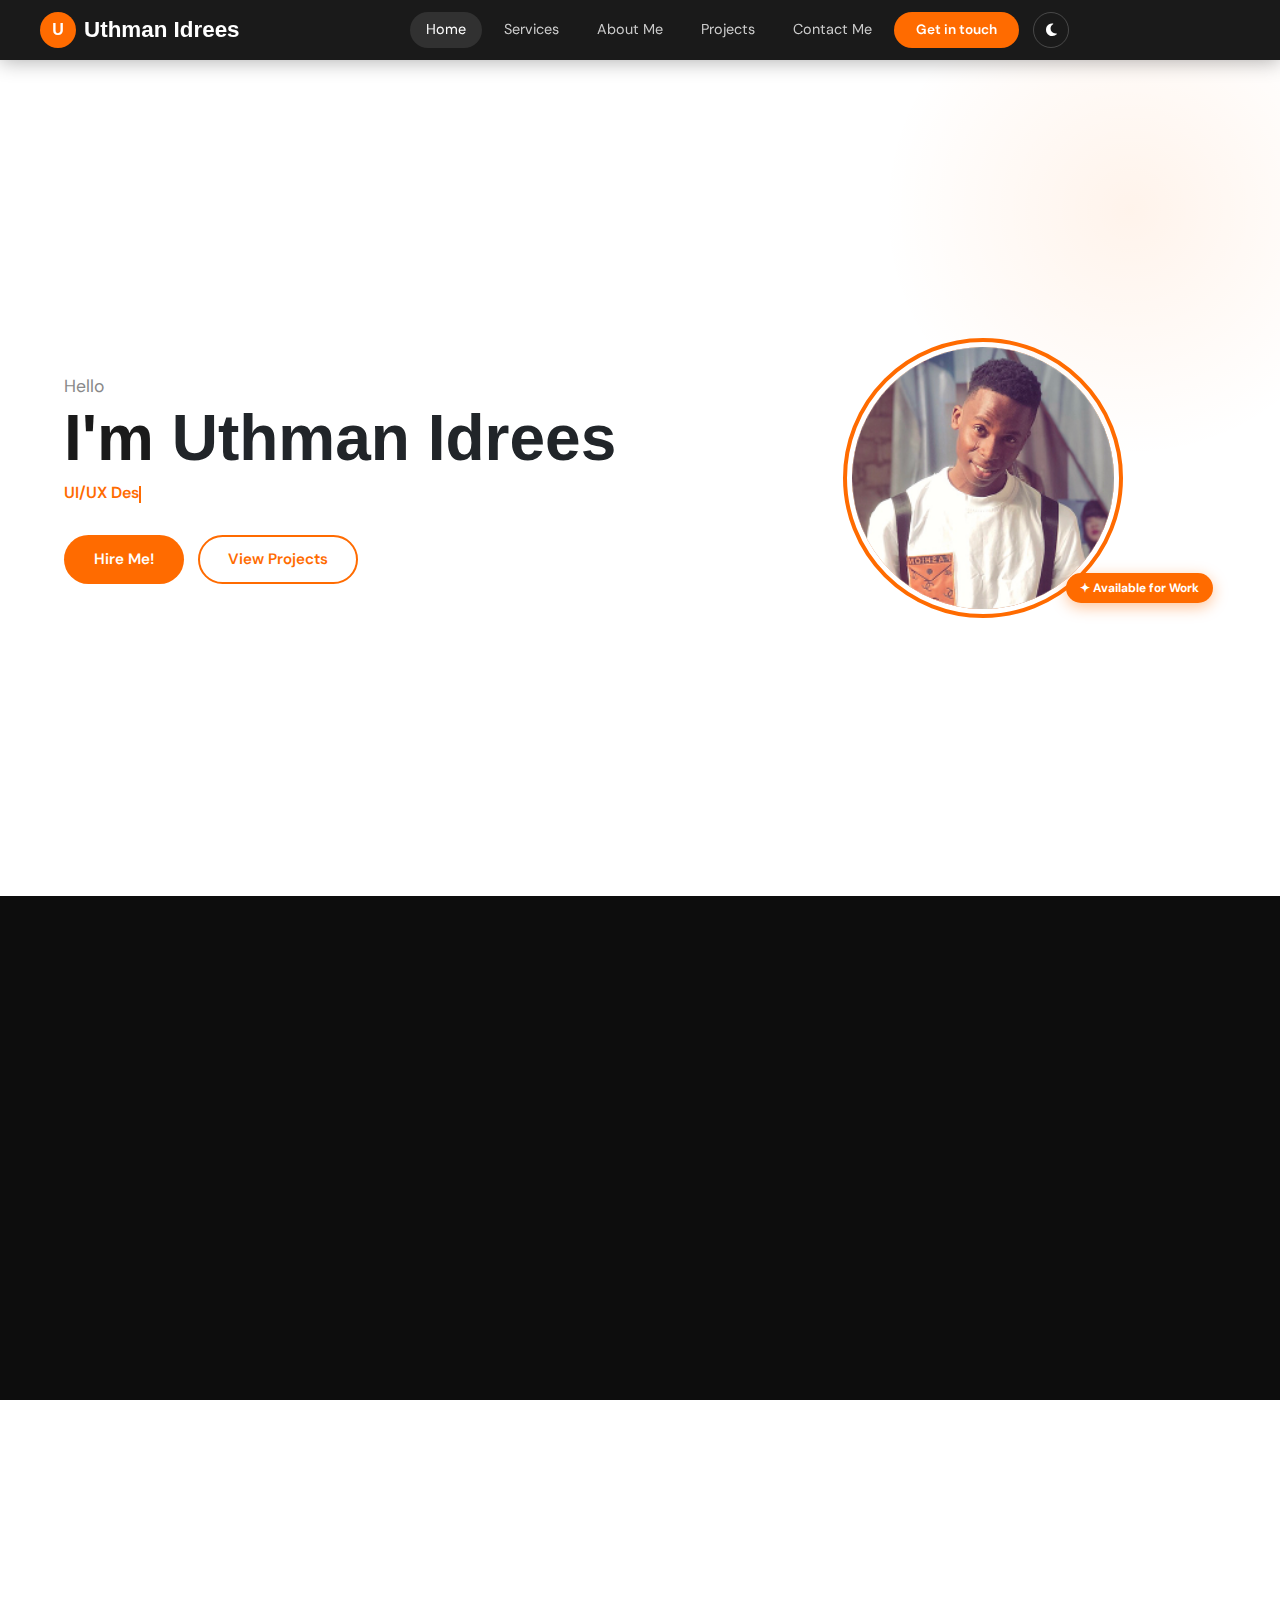
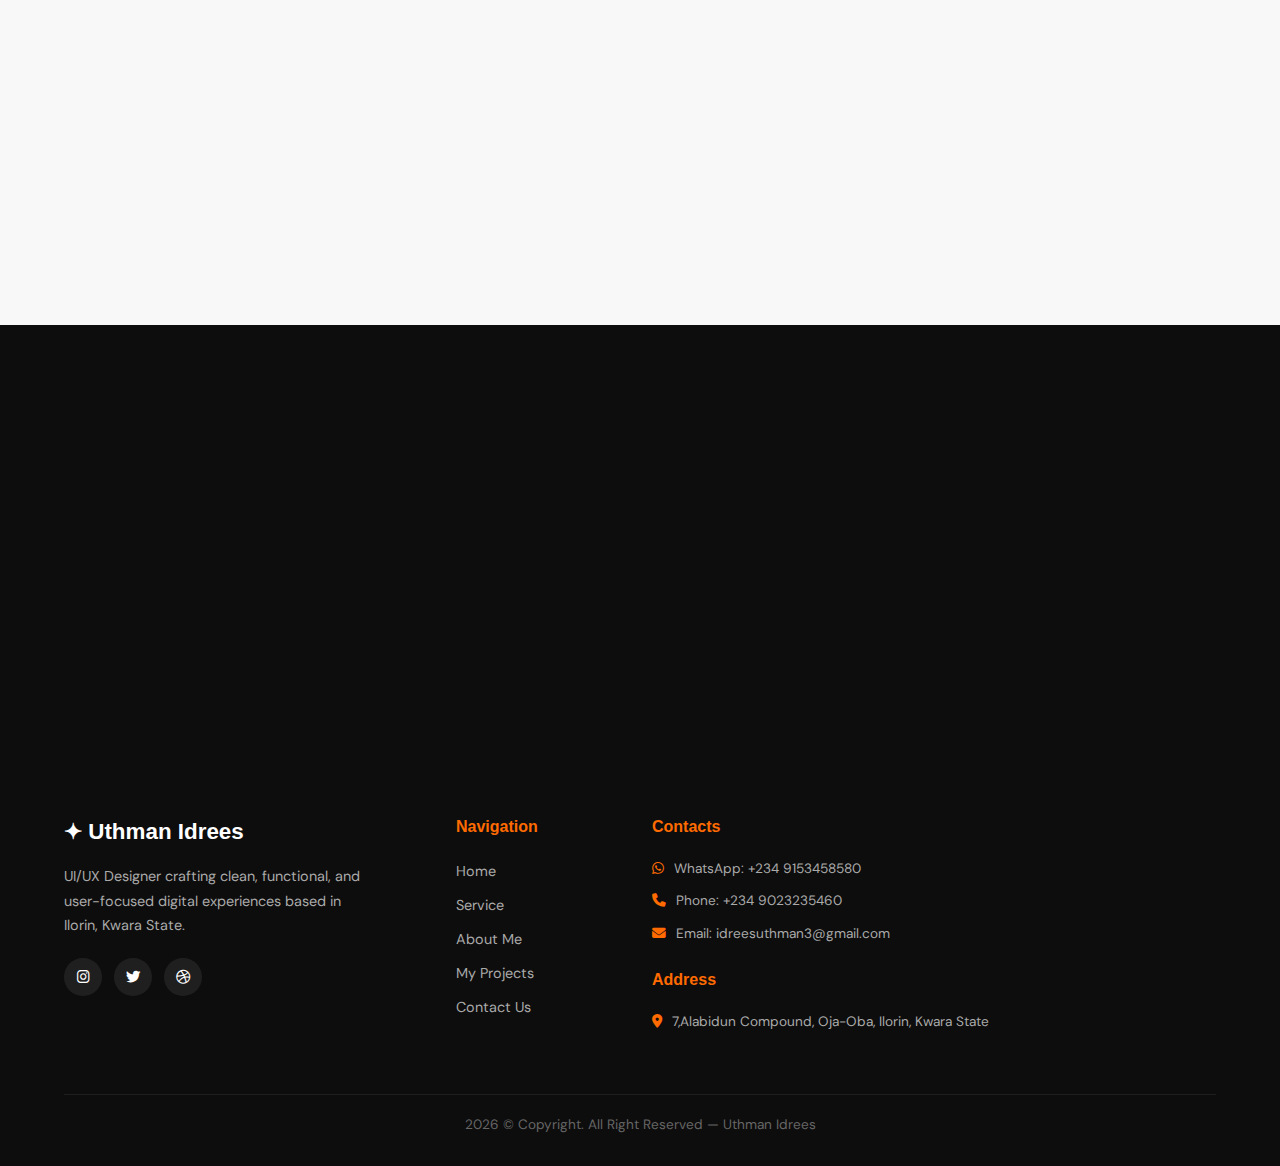
<file: index.html>
<!DOCTYPE html>
<html lang="en" data-theme="light">
<head>
  <meta charset="UTF-8" />
  <meta name="viewport" content="width=device-width, initial-scale=1.0"/>
  <link rel="icon" href="images/me.png">
<meta name="theme-color" content="#1A1A1A">

  <title>Uthman Idrees – UI/UX Designer</title>
  <link href="https://cdn.jsdelivr.net/npm/bootstrap@5.3.2/dist/css/bootstrap.min.css" rel="stylesheet"/>
  <link href="https://fonts.googleapis.com/css2?family=Montserrat:wght@400;600;700;800&family=DM+Sans:wght@300;400;500;600&display=swap" rel="stylesheet"/>
  <link rel="stylesheet" href="https://cdnjs.cloudflare.com/ajax/libs/font-awesome/6.5.0/css/all.min.css"/>
  <link rel="stylesheet" href="styles.css"/>
</head>
<body>

<!-- NAVBAR -->
<nav class="navbar-custom">
  <div style="display:flex;align-items:center;justify-content:space-between;max-width:1200px;margin:0 auto;width:100%">
    <a href="#home" class="navbar-brand-custom">
      <div class="brand-icon">U</div>
      Uthman Idrees
    </a>
    <div class="nav-links">
      <a href="#home" class="active">Home</a>
      <a href="#services">Services</a>
      <a href="#about">About Me</a>
      <a href="#projects">Projects</a>
      <a href="#contact">Contact Me</a>
      <a href="#" class="btn-get-in-touch" onclick="openContactModal();return false;">Get in touch</a>
      <button class="dark-toggle" id="darkToggle" title="Toggle dark mode"><i class="fa fa-moon"></i></button>
    </div>
    <div style="display:flex;align-items:center;gap:10px">
      <button class="dark-toggle" id="darkToggleMobile" style="display:none" title="Toggle dark mode"><i class="fa fa-moon"></i></button>
      <button class="hamburger" id="hamburger"><i class="fa fa-bars"></i></button>
    </div>
  </div>
</nav>
<div class="mobile-menu" id="mobileMenu">
  <a href="#home" onclick="closeMobile()">Home</a>
  <a href="#services" onclick="closeMobile()">Services</a>
  <a href="#about" onclick="closeMobile()">About Me</a>
  <a href="#projects" onclick="closeMobile()">Projects</a>
  <a href="#contact" onclick="closeMobile()">Contact Me</a>
  <a href="#" onclick="openContactModal();closeMobile();return false;" style="color:var(--orange);font-weight:700;">Get in touch</a>
</div>

<!-- HERO -->
<section id="home">
  <div style="max-width:1200px;margin:0 auto;width:100%">
    <div class="row align-items-center gy-5">
      <div class="col-lg-7 hero-content fade-in">
        <p class="hero-hello">Hello</p>
        <h1 class="hero-name">I'm <span class="text-dark">Uthman Idrees</span></h1>
        <p class="hero-roles">
          <span class="typed-text" id="typedText"></span><span class="cursor"></span>
        </p>
        <div class="hero-btns">
          <button class="btn-orange" onclick="openContactModal()">Hire Me!</button>
          <a href="#projects" class="btn-outline-orange">View Projects</a>
        </div>
      </div>
      <div class="col-lg-5 hero-img-wrap fade-in fade-delay-2">
        <div class="hero-img-ring">
          <div style="width:100%;height:100%;border-radius:50%;background:linear-gradient(135deg,#ff8c35,#ff6b00,#cc4400);display:flex;align-items:center;justify-content:center;font-size:3rem;color:rgba(255,255,255,0.3)">
           <img src="images/me.png">
          </div>
        </div>
        <div class="hero-img-badge">✦ Available for Work</div>
      </div>
    </div>
  </div>
</section>

<!-- SERVICES -->
<section id="services">
  <div style="max-width:1200px;margin:0 auto">
    <div class="row align-items-center mb-2">
      <div class="col-md-6 fade-in">
        <div class="section-tag">What I Do</div>
        <h2 class="section-title" style="color:#fff">My <span style="color:var(--orange)">Service</span></h2>
      </div>
      <div class="col-md-6 fade-in fade-delay-1">
        <p style="color:#aaa;font-size:0.9rem;line-height:1.7">UI/UX Designer Crafting Clean, Functional & User-Focused Interfaces</p>
      </div>
    </div>
    <div class="services-grid">
      <div class="service-card fade-in">
        <div class="service-img" style="position:relative">
          <div style="width:100%;height:100%;background:linear-gradient(135deg,#1a1a1a,#333);display:flex;align-items:center;justify-content:center;font-size:2rem;color:var(--orange)">
            <img src="images/uiux.png">
          </div>
          <div class="service-check"><i class="fa fa-check"></i></div>
        </div>
        <div class="service-name">Ui/UX Design</div>
      </div>
      <div class="service-card fade-in fade-delay-1">
        <div class="service-img" style="position:relative">
          <div style="width:100%;height:100%;background:linear-gradient(135deg,#1a1a1a,#333);display:flex;align-items:center;justify-content:center;font-size:2rem;color:var(--orange)"><img src="images/web.png"></div>
          <div class="service-check"><i class="fa fa-check"></i></div>
        </div>
        <div class="service-name">Web Design</div>
      </div>
      <div class="service-card fade-in fade-delay-2">
        <div class="service-img" style="position:relative">
          <div style="width:100%;height:100%;background:linear-gradient(135deg,#1a1a1a,#333);display:flex;align-items:center;justify-content:center;font-size:2rem;color:var(--orange)"><img src="images/landing.png"></div>
          <div class="service-check"><i class="fa fa-check"></i></div>
        </div>
        <div class="service-name">Landing Page</div>
      </div>
      <div class="service-card fade-in fade-delay-3">
        <div class="service-img" style="position:relative">
          <div style="width:100%;height:100%;background:linear-gradient(135deg,#1a1a1a,#333);display:flex;align-items:center;justify-content:center;font-size:2rem;color:var(--orange)"><img src="images/graphics.png"></div>
          <div class="service-check"><i class="fa fa-check"></i></div>
        </div>
        <div class="service-name">Graphic Design</div>
      </div>
    </div>
  </div>
</section>

<!-- ABOUT -->
<section id="about">
  <div style="max-width:1200px;margin:0 auto">
    <div class="row align-items-center gy-5">
      <div class="col-lg-6 fade-in">
        <div class="section-tag">Who I Am</div>
        <h2 class="section-title">About <span style="color:var(--orange)">Me</span></h2>
        <p style="color:var(--orange);font-style:italic;margin-bottom:20px;font-size:0.95rem">My Fingerprint on your Projects never fades</p>
        <p class="about-text">A passionate UI/UX, Product designer, Graphic Designer, based in Ilorin, Kwara State. I specialize in designing responsive websites and mobile interfaces that are clean, intuitive, and user-friendly to solve real problems and create smooth user experiences.</p>
        <div class="stars mt-3"><i class="fa fa-star"></i><i class="fa fa-star"></i><i class="fa fa-star-o"></i><i class="fa fa-star-o"></i><i class="fa fa-star-o"></i></div>
        <button class="btn-orange" onclick="openContactModal()">Hire Me!</button>
        <div class="stats-row mt-4">
          <div class="stat-item">
            <div class="stat-number" data-count="2">0</div>
            <div class="stat-label">Years Experience</div>
          </div>
          <div class="stat-item">
            <div class="stat-number" data-count="95">0</div>
            <div class="stat-label">Client Served</div>
          </div>
          <div class="stat-item">
            <div class="stat-number" data-count="70" data-suffix="%">0</div>
            <div class="stat-label">Success Rate</div>
          </div>
        </div>
      </div>
      <div class="col-lg-6 fade-in fade-delay-2">
        <div class="about-img">
          <div class="about-img-placeholder">
<img src="images/me2.png">
          </div>
        </div>
      </div>
    </div>
  </div>
</section>

<!-- EXPERIENCE -->
<section id="experience">
  <div style="max-width:1200px;margin:0 auto">
    <div class="fade-in">
      <div class="section-tag">Career</div>
      <h2 class="section-title">My Work <span style="color:var(--orange)">Experience</span></h2>
    </div>
    <div class="exp-grid mt-4">
      <div class="exp-card fade-in">
        <div class="exp-arrow" style="display:inline-block">▶</div>
        <div class="exp-company">Akot Print Design Hub</div>
        <div class="exp-role">Graphic Designer</div>
        <div class="exp-year">2021 – 2022</div>
      </div>
      <div class="exp-card fade-in fade-delay-1">
        <div class="exp-arrow" style="display:inline-block">▶</div>
        <div class="exp-company">Musty Grafix Design</div>
        <div class="exp-role">Graphic Designer</div>
        <div class="exp-year">2023 – 2024</div>
      </div>
      <div class="exp-card fade-in fade-delay-2">
        <div class="exp-arrow" style="display:inline-block">▶</div>
        <div class="exp-company">Ogunjobi Tech Hub</div>
        <div class="exp-role" style="color:var(--orange)">UI/UX Designer</div>
        <div class="exp-year">2024 – Present</div>
      </div>
    </div>
  </div>
</section>

<!-- PROJECTS -->
<section id="projects">
  <div style="max-width:1200px;margin:0 auto">
    <div class="text-center fade-in mb-2">
      <div class="section-tag">Portfolio</div>
      <h2 class="section-title">My Projects <span style="color:var(--orange)">Previews</span></h2>
    </div>
    <div class="projects-grid">
      <div class="project-card fade-in" onclick="openProjectModal(0)">
        <div class="project-img">
          <div style="width:100%;height:100%;background:linear-gradient(135deg,#0d9488,#0f766e);display:flex;align-items:center;justify-content:center;font-size:2.5rem;color:rgba(255,255,255,0.5)"><img src="images/dashboard.png"></div>
          <div class="project-overlay"><i class="fa fa-eye"></i></div>
        </div>
        <div class="project-info">
          <div class="project-title">Consulting Web Dashboard</div>
          <div class="project-type">UI/UX Design • Web App</div>
        </div>
      </div>
      <div class="project-card fade-in fade-delay-1" onclick="openProjectModal(1)">
        <div class="project-img">
          <div style="width:100%;height:100%;background:linear-gradient(135deg,#6366f1,#4f46e5);display:flex;align-items:center;justify-content:center;font-size:2.5rem;color:rgba(255,255,255,0.5)"><img src="images/mobile.png"></div>
          <div class="project-overlay"><i class="fa fa-eye"></i></div>
        </div>
        <div class="project-info">
          <div class="project-title">Hutride Mobile App</div>
          <div class="project-type">Mobile UI/UX Design</div>
        </div>
      </div>
      <div class="project-card fade-in fade-delay-2" onclick="openProjectModal(2)">
        <div class="project-img">
          <div style="width:100%;height:100%;background:linear-gradient(135deg,#0ea5e9,#0284c7);display:flex;align-items:center;justify-content:center;font-size:2.5rem;color:rgba(255,255,255,0.5)"><img src="images/landing2.png"></div>
          <div class="project-overlay"><i class="fa fa-eye"></i></div>
        </div>
        <div class="project-info">
          <div class="project-title">Consulting Landing Page</div>
          <div class="project-type">Landing Page Design</div>
        </div>
      </div>
    </div>
  </div>
</section>

<!-- WHY HIRE + TOOLS -->
<section id="why">
  <div style="max-width:1200px;margin:0 auto">
    <div class="row gy-5 align-items-start">
      <div class="col-lg-5 fade-in">
        <div class="section-tag">Why Choose Me</div>
        <h2 class="section-title">Why <span style="color:var(--orange)">Hire Me</span></h2>
        <div class="why-card mt-4">
          <h3>Why Hire Me</h3>
          <p>I combine creativity and strategy to design digital experiences that are simple, functional, and impactful. When you hire me, you're not just getting a designer — you're getting a problem solver committed to delivering quality work.</p>
        </div>
      </div>
      <div class="col-lg-7 fade-in fade-delay-1" id="tools">
        <div class="section-tag">Tools I Use</div>
        <h2 class="section-title">Daily Life <span style="color:var(--orange)">Tools</span></h2>
        <div class="tools-grid mt-4">
          <div class="tool-item">
            <div class="tool-logo" style="background:linear-gradient(135deg,#1c1c1c,#333);display:flex;align-items:center;justify-content:center;border-radius:20px;">
           <img src="images/figma.png" width="50">
            </div>
            <div class="tool-name">Figma</div>
          </div>
          <div class="tool-item">
            <div class="tool-logo" style="background:linear-gradient(135deg,#1a3a1a,#2d5a2d);display:flex;align-items:center;justify-content:center;border-radius:20px;">
             <img src="images/corel.png" width="50">
            </div>
            <div class="tool-name">CorelDraw</div>
          </div>
          <div class="tool-item">
            <div class="tool-logo" style="background:linear-gradient(135deg,#001e3c,#003a6c);display:flex;align-items:center;justify-content:center;border-radius:20px;">
              <svg width="45" height="45" viewBox="0 0 100 100"><rect x="5" y="5" width="90" height="90" rx="16" fill="#001e3c"/><text x="50" y="68" text-anchor="middle" font-size="52" font-weight="bold" fill="#31A8FF" font-family="Arial">Ps</text></svg>
            </div>
            <div class="tool-name">Photoshop</div>
          </div>
        </div>
      </div>
    </div>
  </div>
</section>

<!-- CTA -->
<section class="cta-section" id="contact">
  <div style="max-width:1200px;margin:0 auto">
    <div class="row align-items-center gy-4">
      <div class="col-lg-6 fade-in">
        <h2>Do you have Project Idea? Let's discuss your project!</h2>
        <p>Have a vision in mind? Whether it's a web design, mobile app UI, or a complete branding package — let's bring it to life together.</p>
      </div>
      <div class="col-lg-6 fade-in fade-delay-1 text-lg-end">
        <button class="btn-orange" style="font-size:1.05rem;padding:15px 40px;" onclick="openContactModal()">Hire Me</button>
      </div>
    </div>
  </div>
</section>

<!-- FOOTER -->
<footer>
  <div style="max-width:1200px;margin:0 auto">
    <div class="row gy-5">
      <div class="col-lg-4">
        <div class="footer-brand">✦ Uthman Idrees</div>
        <p class="footer-desc">UI/UX Designer crafting clean, functional, and user-focused digital experiences based in Ilorin, Kwara State.</p>
        <div class="footer-social">
          <a href="https://www.instagram.com/huthmangrfzdz_03?igsh=MTlocWF0aGxjYWt1ag==" target="_blank" class="social-link"><i class="fab fa-instagram"></i></a>
          <a href="https://x.com/iuthman091" target="_blank" class="social-link"><i class="fab fa-twitter"></i></a>
          <a href="https://dribbble.com/idrees-uthman" target="_blank" class="social-link"><i class="fab fa-dribbble"></i></a>
        </div>
      </div>
      <div class="col-lg-2 col-6">
        <div class="footer-heading">Navigation</div>
        <ul class="footer-links">
          <li><a href="#home">Home</a></li>
          <li><a href="#services">Service</a></li>
          <li><a href="#about">About Me</a></li>
          <li><a href="#projects">My Projects</a></li>
          <li><a href="#contact">Contact Us</a></li>
        </ul>
      </div>
      <div class="col-lg-4 col-6">
        <div class="footer-heading">Contacts</div>
        <div class="footer-contact-item"><i class="fab fa-whatsapp"></i><a href="https://wa.me/+2349153458580">WhatsApp: +234 9153458580</a></div>
        <div class="footer-contact-item"><i class="fa fa-phone"></i><a href="tel:+2349023235460">Phone: +234 9023235460</a></div>
        <div class="footer-contact-item"><i class="fa fa-envelope"></i><a href="mailto:idreesuthman3@gmail.com">Email: idreesuthman3@gmail.com</a></div>
        <div class="footer-heading mt-4">Address</div>
        <div class="footer-contact-item"><i class="fa fa-location-dot"></i>7,Alabidun Compound, Oja-Oba, Ilorin, Kwara State</div>
      </div>
    </div>
    <div class="footer-bottom">
      2026 © Copyright. All Right Reserved — Uthman Idrees
    </div>
  </div>
</footer>

<!-- BACK TO TOP -->
<button id="backToTop" onclick="window.scrollTo({top:0,behavior:'smooth'})"><i class="fa fa-chevron-up"></i></button>

<!-- ===== CONTACT MODAL ===== -->
<div class="modal-overlay" id="contactModal">
  <div class="modal-box">
    <div id="contactFormView">
      <div class="modal-header-img">
        <div class="modal-avatar" style="display:flex;align-items:center;justify-content:center;font-size:2rem;color:rgba(255,255,255,0.4);background:linear-gradient(135deg,#333,#555)"><img src="images/me3.png" width="90"></div>
        <div class="modal-welcome">
          <h3>Hey Welcome!<br>Let's Work Together</h3>
        </div>
      </div>
      <div class="modal-body-inner">
        <p>"Have a project in mind or want to collaborate? Fill out the form below and I'll get back to you as soon as possible."</p>
        <input class="form-field" type="text" placeholder="Enter Full Name" id="cf-name"/>
        <input class="form-field" type="email" placeholder="Enter Email" id="cf-email"/>
        <input class="form-field" type="number" placeholder="Budgets ₦" id="cf-budget"/>
        <div class="form-select-wrap">
          <select class="form-field select-field" id="cf-service">
            <option value="" disabled selected>Select Service</option>
            <option>UI/UX Design</option>
            <option>Web Design</option>
            <option>Landing Page</option>
            <option>Graphic Design</option>
          </select>
        </div>
        <textarea class="form-field" placeholder="Short Description about your Projects" id="cf-desc"></textarea>
      </div>
      <div class="modal-actions">
        <button class="btn-cancel" onclick="closeContactModal()">Cancel</button>
        <button class="btn-submit" onclick="submitForm()">Submit</button>
      </div>
    </div>
    <div id="contactSuccessView" style="display:none">
      <div class="success-screen">
        <div class="success-icon"><i class="fa fa-check"></i></div>
        <h3>Success</h3>
        <p>Your message has been sent successfully.<br><span style="color:var(--orange);font-weight:600;">Redirecting to WhatsApp…</span></p>
        <div style="display:flex;align-items:center;gap:8px;margin-top:10px;justify-content:center;">
          <div id="redirectDots" style="display:flex;gap:6px;">
            <span style="width:8px;height:8px;border-radius:50%;background:var(--orange);animation:dotBounce 1s infinite 0s;display:inline-block"></span>
            <span style="width:8px;height:8px;border-radius:50%;background:var(--orange);animation:dotBounce 1s infinite 0.2s;display:inline-block"></span>
            <span style="width:8px;height:8px;border-radius:50%;background:var(--orange);animation:dotBounce 1s infinite 0.4s;display:inline-block"></span>
          </div>
        </div>
      </div>
    </div>
  </div>
</div>

<style>
  @keyframes dotBounce {
    0%, 80%, 100% { transform: scale(0.6); opacity: 0.4; }
    40% { transform: scale(1); opacity: 1; }
  }
</style>

<!-- ===== PROJECT MODAL ===== -->
<div class="modal-overlay" id="projectModal">
  <div class="modal-box">
    <div class="project-modal-img" id="pm-img">
      <div style="width:100%;height:100%;display:flex;align-items:center;justify-content:center;font-size:3rem" id="pm-icon"></div>
    </div>
    <div class="project-modal-info">
      <div class="project-modal-title" id="pm-title"></div>
      <div class="project-modal-subtitle" id="pm-subtitle"></div>
      <p class="project-modal-desc" id="pm-desc1"></p>
      <p class="project-modal-desc" id="pm-desc2"></p>
      <div style="overflow:hidden">
        <button class="btn-back" onclick="closeProjectModal()">Back</button>
      </div>
    </div>
  </div>
</div>
<script src="https://cdn.jsdelivr.net/npm/bootstrap@5.3.2/dist/js/bootstrap.bundle.min.js"></script>
<script src="main.js"></script>
</body>
</html>
</file>
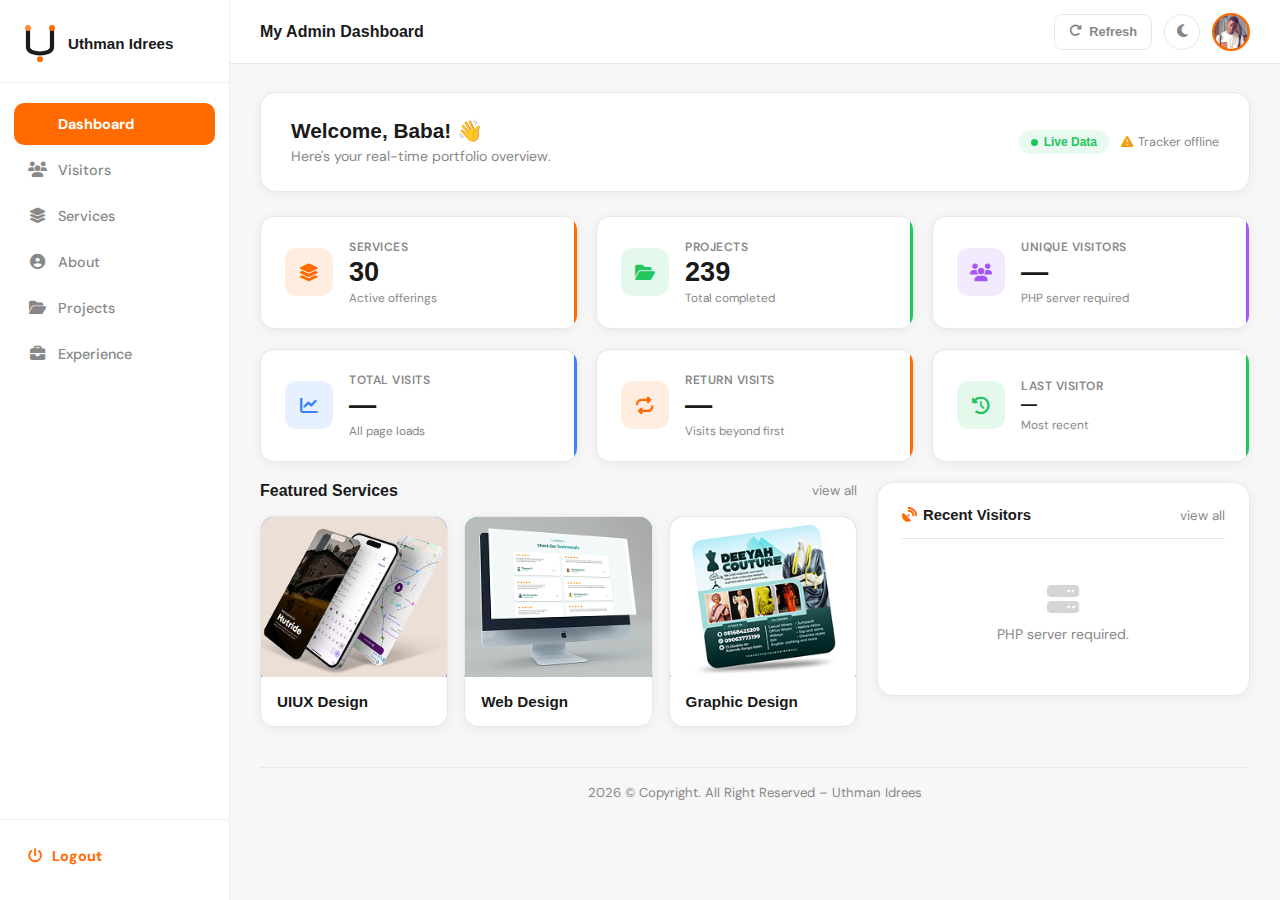
<file: dashboard.html>
<!DOCTYPE html>
<html lang="en" data-theme="light">
<head>
  <meta charset="UTF-8"/>
  <meta name="viewport" content="width=device-width, initial-scale=1.0"/>
  <link rel="icon" href="images/me.png">
  <meta name="theme-color" content="#1A1A1A">
  <title>Dashboard – Uthman Idrees Admin</title>
  <link href="https://fonts.googleapis.com/css2?family=Montserrat:wght@400;600;700;800&family=DM+Sans:wght@300;400;500;600&display=swap" rel="stylesheet"/>
  <link rel="stylesheet" href="https://cdnjs.cloudflare.com/ajax/libs/font-awesome/6.5.0/css/all.min.css"/>
  <style>
    :root{--orange:#FF6B00;--orange-light:#FF8C35;--sidebar-bg:#fff;--sidebar-border:#f0f0f0;--main-bg:#f7f7f7;--card-bg:#fff;--text:#1a1a1a;--text-muted:#888;--border:#e8e8e8;--shadow:rgba(0,0,0,0.06);--topbar-bg:#fff;}
    [data-theme="dark"]{--sidebar-bg:#151515;--sidebar-border:#222;--main-bg:#111;--card-bg:#1e1e1e;--text:#f0f0f0;--text-muted:#777;--border:#2a2a2a;--shadow:rgba(0,0,0,0.35);--topbar-bg:#151515;}
    *{box-sizing:border-box;margin:0;padding:0}
    body{font-family:'DM Sans',sans-serif;background:var(--main-bg);color:var(--text);min-height:100vh;display:flex;transition:background .3s,color .3s;}
    h1,h2,h3,h4{font-family:'Syne',sans-serif;}
    .sidebar{width:230px;background:var(--sidebar-bg);border-right:1px solid var(--sidebar-border);display:flex;flex-direction:column;position:fixed;top:0;left:0;bottom:0;z-index:200;transition:transform .3s,background .3s;}
    .sidebar-logo{display:flex;align-items:center;gap:10px;padding:22px 22px 18px;border-bottom:1px solid var(--sidebar-border);}
    .logo-u{width:36px;height:42px;}
    .sidebar-brand{font-family:'Syne',sans-serif;font-size:.95rem;font-weight:700;color:var(--text);}
    .sidebar-nav{flex:1;padding:20px 14px;display:flex;flex-direction:column;gap:4px;}
    .nav-item{display:flex;align-items:center;gap:12px;padding:12px 14px;border-radius:10px;color:var(--text-muted);text-decoration:none;font-size:.9rem;font-weight:500;cursor:pointer;transition:all .2s;}
    .nav-item:hover{background:rgba(255,107,0,.06);color:var(--orange);}
    .nav-item.active{background:var(--orange);color:#fff;font-weight:700;}
    .nav-item i{width:18px;text-align:center;font-size:.95rem;}
    .sidebar-logout{padding:16px 14px 24px;border-top:1px solid var(--sidebar-border);}
    .logout-btn{display:flex;align-items:center;gap:10px;padding:11px 14px;border-radius:10px;color:var(--orange);font-size:.9rem;font-weight:700;cursor:pointer;transition:all .2s;text-decoration:none;}
    .logout-btn:hover{background:rgba(255,107,0,.08);}
    .topbar{position:fixed;top:0;left:230px;right:0;height:64px;background:var(--topbar-bg);border-bottom:1px solid var(--border);display:flex;align-items:center;justify-content:space-between;padding:0 30px;z-index:100;transition:background .3s,left .3s;}
    .topbar-left{display:flex;align-items:center;gap:14px;}
    .hamburger-btn{background:none;border:none;color:var(--text);font-size:1.2rem;cursor:pointer;padding:6px;border-radius:8px;transition:background .2s;display:none;}
    .hamburger-btn:hover{background:var(--border);}
    .topbar-title{font-family:'Syne',sans-serif;font-size:1rem;font-weight:700;color:var(--text);}
    .topbar-right{display:flex;align-items:center;gap:12px;}
    .dark-toggle{background:none;border:1px solid var(--border);border-radius:50%;width:36px;height:36px;display:flex;align-items:center;justify-content:center;cursor:pointer;color:var(--text-muted);font-size:.9rem;transition:all .2s;}
    .dark-toggle:hover{border-color:var(--orange);color:var(--orange);}
    .topbar-refresh{background:none;border:1px solid var(--border);border-radius:8px;height:36px;padding:0 14px;display:flex;align-items:center;gap:7px;cursor:pointer;color:var(--text-muted);font-size:.8rem;font-family:'Syne',sans-serif;font-weight:600;transition:all .2s;}
    .topbar-refresh:hover{border-color:var(--orange);color:var(--orange);}
    .avatar{width:38px;height:38px;border-radius:50%;overflow:hidden;border:2px solid var(--orange);cursor:pointer;background:linear-gradient(135deg,#FF6B00,#cc4400);display:flex;align-items:center;justify-content:center;font-family:'Syne',sans-serif;font-weight:800;color:#fff;font-size:.85rem;}
    .avatar img{width:100%;height:100%;object-fit:cover;}
    .main-content{margin-left:230px;margin-top:64px;flex:1;padding:28px 30px;min-height:calc(100vh - 64px);transition:margin-left .3s;}
    .welcome-card{background:var(--card-bg);border-radius:16px;padding:26px 30px;border:1px solid var(--border);margin-bottom:24px;box-shadow:0 2px 12px var(--shadow);display:flex;align-items:center;justify-content:space-between;flex-wrap:wrap;gap:14px;}
    .welcome-card h2{font-family:'Syne',sans-serif;font-size:1.3rem;font-weight:800;color:var(--text);}
    .welcome-card p{color:var(--text-muted);font-size:.88rem;margin-top:4px;}
    .live-badge{display:inline-flex;align-items:center;gap:6px;background:rgba(34,197,94,.1);color:#22c55e;border-radius:20px;padding:5px 12px;font-size:.75rem;font-weight:700;font-family:'Syne',sans-serif;}
    .live-dot{width:7px;height:7px;border-radius:50%;background:#22c55e;animation:pulse 1.5s infinite;}
    @keyframes pulse{0%,100%{opacity:1;transform:scale(1)}50%{opacity:.5;transform:scale(1.3)}}
    .last-updated{font-size:.78rem;color:var(--text-muted);display:flex;align-items:center;gap:5px;}
    .last-updated i{color:var(--orange);}
    .stats-grid{display:grid;grid-template-columns:repeat(3,1fr);gap:18px;margin-bottom:20px;}
    .stat-card{background:var(--card-bg);border-radius:14px;padding:22px 24px;border:1px solid var(--border);display:flex;align-items:center;gap:16px;box-shadow:0 2px 12px var(--shadow);transition:transform .3s,box-shadow .3s;position:relative;overflow:hidden;}
    .stat-card::after{content:'';position:absolute;top:0;right:0;width:3px;height:100%;border-radius:0 14px 14px 0;}
    .stat-card.c-orange::after{background:var(--orange);}
    .stat-card.c-green::after{background:#22c55e;}
    .stat-card.c-purple::after{background:#a855f7;}
    .stat-card.c-blue::after{background:#3b82f6;}
    .stat-card:hover{transform:translateY(-4px);box-shadow:0 8px 25px var(--shadow);}
    .stat-icon{width:48px;height:48px;border-radius:12px;display:flex;align-items:center;justify-content:center;font-size:1.1rem;flex-shrink:0;}
    .si-orange{background:rgba(255,107,0,.12);color:var(--orange);}
    .si-green{background:rgba(34,197,94,.12);color:#22c55e;}
    .si-purple{background:rgba(168,85,247,.12);color:#a855f7;}
    .si-blue{background:rgba(59,130,246,.12);color:#3b82f6;}
    .stat-label{font-size:.75rem;color:var(--text-muted);text-transform:uppercase;letter-spacing:.5px;font-weight:600;}
    .stat-num{font-family:'Syne',sans-serif;font-size:1.7rem;font-weight:800;color:var(--text);line-height:1.1;margin-top:2px;}
    .stat-sub{font-size:.74rem;color:var(--text-muted);margin-top:3px;}
    .stat-loading{display:inline-block;width:50px;height:22px;background:var(--border);border-radius:6px;animation:shimmer 1.2s infinite;}
    @keyframes shimmer{0%,100%{opacity:.4}50%{opacity:.9}}
    .two-col{display:grid;grid-template-columns:1.6fr 1fr;gap:20px;margin-bottom:20px;}
    .section-header{display:flex;align-items:center;justify-content:space-between;margin-bottom:16px;}
    .section-header h3{font-family:'Syne',sans-serif;font-size:1rem;font-weight:800;color:var(--text);}
    .view-all{font-size:.83rem;color:var(--text-muted);text-decoration:none;transition:color .2s;}
    .view-all:hover{color:var(--orange);}
    .services-grid{display:grid;grid-template-columns:repeat(3,1fr);gap:16px;}
    .service-card{background:var(--card-bg);border-radius:14px;overflow:hidden;border:1px solid var(--border);box-shadow:0 2px 12px var(--shadow);transition:all .3s;cursor:pointer;}
    .service-card:hover{transform:translateY(-5px);box-shadow:0 12px 30px var(--shadow);border-color:var(--orange);}
    .service-img{width:100%;height:160px;overflow:hidden;position:relative;}
    .svc-inner{width:100%;height:100%;display:flex;align-items:center;justify-content:center;font-size:2.5rem;color:rgba(255,255,255,.5);}
    .svc-inner img{width:100%;height:100%;object-fit:cover;}
    .service-info{padding:16px;}
    .service-name{font-family:'Syne',sans-serif;font-size:.95rem;font-weight:700;color:var(--text);}
    .content-card{background:var(--card-bg);border-radius:16px;padding:24px;border:1px solid var(--border);box-shadow:0 2px 12px var(--shadow);margin-bottom:20px;}
    .cc-header{display:flex;align-items:center;justify-content:space-between;margin-bottom:16px;padding-bottom:14px;border-bottom:1px solid var(--border);}
    .cc-header h3{font-family:'Syne',sans-serif;font-size:.93rem;font-weight:800;color:var(--text);}
    .data-table{width:100%;border-collapse:collapse;}
    .data-table th{text-align:left;padding:10px 14px;background:var(--main-bg);font-family:'Syne',sans-serif;font-size:.73rem;font-weight:700;color:var(--text-muted);text-transform:uppercase;letter-spacing:.5px;border-bottom:1px solid var(--border);}
    .data-table td{padding:12px 14px;border-bottom:1px solid var(--border);font-size:.85rem;color:var(--text);}
    .data-table tr:last-child td{border-bottom:none;}
    .data-table tr:hover td{background:rgba(255,107,0,.025);}
    .badge{display:inline-block;padding:3px 9px;border-radius:20px;font-size:.72rem;font-weight:700;}
    .bg{background:rgba(34,197,94,.12);color:#22c55e;}
    .bb{background:rgba(59,130,246,.12);color:#3b82f6;}
    .bo{background:rgba(255,107,0,.12);color:var(--orange);}
    .bgr{background:rgba(100,116,139,.12);color:#64748b;}
    .ip-tag{font-family:monospace;font-size:.8rem;background:var(--main-bg);padding:2px 8px;border-radius:6px;border:1px solid var(--border);color:var(--text);}
    .notif-item{display:flex;gap:10px;padding:11px 0;border-bottom:1px solid var(--border);}
    .notif-item:last-child{border-bottom:none;}
    .ndot{width:8px;height:8px;border-radius:50%;flex-shrink:0;margin-top:5px;}
    .ndot.g{background:#22c55e;} .ndot.o{background:var(--orange);} .ndot.b{background:#3b82f6;}
    .notif-text{font-size:.85rem;color:var(--text);line-height:1.5;}
    .notif-time{font-size:.74rem;color:var(--text-muted);margin-top:2px;}
    .empty-state{text-align:center;padding:28px 20px;color:var(--text-muted);font-size:.88rem;}
    .empty-state i{font-size:2rem;margin-bottom:10px;display:block;opacity:.35;}
    .dash-footer{margin-top:40px;text-align:center;color:var(--text-muted);font-size:.82rem;padding:16px 0;border-top:1px solid var(--border);}
    .sidebar-overlay{display:none;position:fixed;inset:0;background:rgba(0,0,0,.5);z-index:199;}
    .sidebar-overlay.show{display:block;}
    .page-section{display:none;}
    .page-section.active{display:block;}
    @media(max-width:1000px){.two-col{grid-template-columns:1fr;}.stats-grid{grid-template-columns:repeat(2,1fr);}.services-grid{grid-template-columns:repeat(2,1fr);}}
    @media(max-width:768px){.sidebar{transform:translateX(-100%);}.sidebar.open{transform:translateX(0);}.topbar{left:0;}.main-content{margin-left:0;}.hamburger-btn{display:block;}.stats-grid{grid-template-columns:1fr;}.services-grid{grid-template-columns:1fr;}.welcome-card{flex-direction:column;align-items:flex-start;}}
  </style>
</head>
<body>

<div class="sidebar-overlay" id="sidebarOverlay" onclick="closeSidebar()"></div>

<aside class="sidebar" id="sidebar">
  <div class="sidebar-logo">
    <svg class="logo-u" viewBox="0 0 60 70" fill="none">
      <path d="M10 10 L10 42 C10 56 50 56 50 42 L50 10" stroke="var(--text)" stroke-width="7" stroke-linecap="round" fill="none"/>
      <circle cx="30" cy="62" r="5" fill="#FF6B00"/>
      <circle cx="10" cy="10" r="5" fill="#FF8C35"/>
      <circle cx="50" cy="10" r="5" fill="#FF6B00"/>
    </svg>
    <span class="sidebar-brand">Uthman Idrees</span>
  </div>
  <nav class="sidebar-nav">
    <a class="nav-item active" onclick="showPage('dashboard',this)"><i class="fa fa-grid-2"></i> Dashboard</a>
    <a class="nav-item" onclick="showPage('visitors',this)"><i class="fa fa-users"></i> Visitors</a>
    <a class="nav-item" onclick="showPage('services',this)"><i class="fa fa-layer-group"></i> Services</a>
    <a class="nav-item" onclick="showPage('about',this)"><i class="fa fa-circle-user"></i> About</a>
    <a class="nav-item" onclick="showPage('projects',this)"><i class="fa fa-folder-open"></i> Projects</a>
    <a class="nav-item" onclick="showPage('experience',this)"><i class="fa fa-briefcase"></i> Experience</a>
  </nav>
  <div class="sidebar-logout">
    <a class="logout-btn" href="login.html"><i class="fa fa-power-off"></i> Logout</a>
  </div>
</aside>

<header class="topbar">
  <div class="topbar-left">
    <button class="hamburger-btn" onclick="toggleSidebar()"><i class="fa fa-bars"></i></button>
    <span class="topbar-title" id="topbarTitle">My Admin Dashboard</span>
  </div>
  <div class="topbar-right">
    <button class="topbar-refresh" onclick="loadStats(true)"><i class="fa fa-rotate-right"></i> Refresh</button>
    <button class="dark-toggle" id="darkToggle"><i class="fa fa-moon"></i></button>
    <div class="avatar"><img src="images/me.png" alt="UI" onerror="this.outerHTML='UI'"></div>
  </div>
</header>

<main class="main-content">

  <!-- DASHBOARD -->
  <div class="page-section active" id="page-dashboard">
    <div class="welcome-card">
      <div><h2>Welcome, Baba! 👋</h2><p>Here's your real-time portfolio overview.</p></div>
      <div style="display:flex;align-items:center;gap:12px;flex-wrap:wrap;">
        <span class="live-badge"><span class="live-dot"></span>Live Data</span>
        <span class="last-updated" id="lastUpdatedBadge"><i class="fa fa-clock"></i> Loading…</span>
      </div>
    </div>

    <div class="stats-grid">
      <div class="stat-card c-orange">
        <div class="stat-icon si-orange"><i class="fa fa-layer-group"></i></div>
        <div><div class="stat-label">Services</div><div class="stat-num">30</div><div class="stat-sub">Active offerings</div></div>
      </div>
      <div class="stat-card c-green">
        <div class="stat-icon si-green"><i class="fa fa-folder-open"></i></div>
        <div><div class="stat-label">Projects</div><div class="stat-num">239</div><div class="stat-sub">Total completed</div></div>
      </div>
      <div class="stat-card c-purple">
        <div class="stat-icon si-purple"><i class="fa fa-users"></i></div>
        <div><div class="stat-label">Unique Visitors</div><div class="stat-num" id="stat-unique"><span class="stat-loading"></span></div><div class="stat-sub" id="stat-unique-sub">Fetching…</div></div>
      </div>
    </div>

    <div class="stats-grid">
      <div class="stat-card c-blue">
        <div class="stat-icon si-blue"><i class="fa fa-chart-line"></i></div>
        <div><div class="stat-label">Total Visits</div><div class="stat-num" id="stat-total-visits"><span class="stat-loading"></span></div><div class="stat-sub">All page loads</div></div>
      </div>
      <div class="stat-card c-orange">
        <div class="stat-icon si-orange"><i class="fa fa-repeat"></i></div>
        <div><div class="stat-label">Return Visits</div><div class="stat-num" id="stat-returning"><span class="stat-loading"></span></div><div class="stat-sub">Visits beyond first</div></div>
      </div>
      <div class="stat-card c-green">
        <div class="stat-icon si-green"><i class="fa fa-clock-rotate-left"></i></div>
        <div><div class="stat-label">Last Visitor</div><div class="stat-num" style="font-size:1rem" id="stat-last-visit"><span class="stat-loading"></span></div><div class="stat-sub">Most recent</div></div>
      </div>
    </div>

    <div class="two-col">
      <div>
        <div class="section-header">
          <h3>Featured Services</h3>
          <a href="#" class="view-all" onclick="showPage('services',null);return false;">view all</a>
        </div>
        <div class="services-grid">
          <div class="service-card">
            <div class="service-img"><div class="svc-inner" style="background:linear-gradient(135deg,#6366f1,#4338ca)"><img src="images/uiux.png" onerror="this.style.display='none'"></div></div>
            <div class="service-info"><div class="service-name">UIUX Design</div></div>
          </div>
          <div class="service-card">
            <div class="service-img"><div class="svc-inner" style="background:linear-gradient(135deg,#0ea5e9,#0369a1)"><img src="images/web.png" onerror="this.style.display='none'"></div></div>
            <div class="service-info"><div class="service-name">Web Design</div></div>
          </div>
          <div class="service-card">
            <div class="service-img"><div class="svc-inner" style="background:linear-gradient(135deg,#f59e0b,#d97706)"><img src="images/graphics.png" onerror="this.style.display='none'"></div></div>
            <div class="service-info"><div class="service-name">Graphic Design</div></div>
          </div>
        </div>
      </div>
      <div>
        <div class="content-card" style="margin-bottom:0">
          <div class="cc-header">
            <h3><i class="fa fa-satellite-dish" style="color:var(--orange);margin-right:6px"></i>Recent Visitors</h3>
            <a href="#" class="view-all" onclick="showPage('visitors',null);return false;">view all</a>
          </div>
          <div id="recentVisitorsList"><div class="empty-state"><i class="fa fa-spinner fa-spin"></i>Loading…</div></div>
        </div>
      </div>
    </div>
    <div class="dash-footer">2026 © Copyright. All Right Reserved – Uthman Idrees</div>
  </div>

  <!-- VISITORS -->
  <div class="page-section" id="page-visitors">
    <div class="welcome-card">
      <div><h2>Visitor Analytics</h2><p>Live data from <code style="background:var(--main-bg);padding:2px 6px;border-radius:4px;font-size:.8rem">visitor.json</code></p></div>
      <div style="display:flex;align-items:center;gap:10px;">
        <span class="live-badge"><span class="live-dot"></span>Auto-refresh 30s</span>
        <button class="topbar-refresh" onclick="loadStats(true)"><i class="fa fa-rotate-right"></i> Refresh</button>
      </div>
    </div>
    <div class="stats-grid">
      <div class="stat-card c-purple"><div class="stat-icon si-purple"><i class="fa fa-fingerprint"></i></div><div><div class="stat-label">Unique IPs</div><div class="stat-num" id="vp-unique"><span class="stat-loading"></span></div><div class="stat-sub">Distinct visitors</div></div></div>
      <div class="stat-card c-blue"><div class="stat-icon si-blue"><i class="fa fa-eye"></i></div><div><div class="stat-label">Total Views</div><div class="stat-num" id="vp-total"><span class="stat-loading"></span></div><div class="stat-sub">All visits combined</div></div></div>
      <div class="stat-card c-green"><div class="stat-icon si-green"><i class="fa fa-percent"></i></div><div><div class="stat-label">Avg Visits / IP</div><div class="stat-num" id="vp-avg"><span class="stat-loading"></span></div><div class="stat-sub">Engagement ratio</div></div></div>
    </div>
    <div class="content-card">
      <div class="cc-header">
        <h3>Full Visitor Log</h3>
        <span class="last-updated" id="vp-last-updated"><i class="fa fa-clock"></i> —</span>
      </div>
      <div style="overflow-x:auto">
        <table class="data-table">
          <thead><tr><th>#</th><th>IP Address</th><th>Visits</th><th>First Seen</th><th>Last Seen</th><th>Status</th></tr></thead>
          <tbody id="visitorTableBody"><tr><td colspan="6"><div class="empty-state"><i class="fa fa-spinner fa-spin"></i> Loading…</div></td></tr></tbody>
        </table>
      </div>
    </div>
    <div class="dash-footer">2026 © Copyright. All Right Reserved – Uthman Idrees</div>
  </div>

  <!-- SERVICES -->
  <div class="page-section" id="page-services">
    <div class="welcome-card"><div><h2>Services</h2><p>Manage your service offerings.</p></div></div>
    <div class="services-grid">
      <div class="service-card"><div class="service-img"><div class="svc-inner" style="background:linear-gradient(135deg,#6366f1,#4338ca)"><img src="images/uiux.png" onerror="this.style.display='none'"></div></div><div class="service-info"><div class="service-name">UI/UX Design</div></div></div>
      <div class="service-card"><div class="service-img"><div class="svc-inner" style="background:linear-gradient(135deg,#0ea5e9,#0369a1)"><img src="images/web.png" onerror="this.style.display='none'"></div></div><div class="service-info"><div class="service-name">Web Design</div></div></div>
      <div class="service-card"><div class="service-img"><div class="svc-inner" style="background:linear-gradient(135deg,#f59e0b,#d97706)"><img src="images/graphics.png" onerror="this.style.display='none'"></div></div><div class="service-info"><div class="service-name">Graphic Design</div></div></div>
      <div class="service-card"><div class="service-img"><div class="svc-inner" style="background:linear-gradient(135deg,#22c55e,#16a34a)"><img src="images/landing.png" onerror="this.style.display='none'"></div></div><div class="service-info"><div class="service-name">Landing Page</div></div></div>
    </div>
    <div class="dash-footer">2026 © Copyright. All Right Reserved – Uthman Idrees</div>
  </div>

  <!-- ABOUT -->
  <div class="page-section" id="page-about">
    <div class="welcome-card"><div><h2>About Me</h2><p>Your profile information.</p></div></div>
    <div class="stats-grid">
      <div class="stat-card c-orange"><div class="stat-icon si-orange"><i class="fa fa-calendar"></i></div><div><div class="stat-label">Years Experience</div><div class="stat-num">2+</div></div></div>
      <div class="stat-card c-green"><div class="stat-icon si-green"><i class="fa fa-users"></i></div><div><div class="stat-label">Clients Served</div><div class="stat-num">95+</div></div></div>
      <div class="stat-card c-purple"><div class="stat-icon si-purple"><i class="fa fa-chart-line"></i></div><div><div class="stat-label">Success Rate</div><div class="stat-num">70%</div></div></div>
    </div>
    <div class="content-card"><div class="cc-header"><h3>Profile</h3></div><p style="color:var(--text-muted);line-height:1.8;font-size:.92rem">A passionate UI/UX, Product designer, Graphic Designer, based in Ilorin, Kwara State.</p></div>
    <div class="dash-footer">2026 © Copyright. All Right Reserved – Uthman Idrees</div>
  </div>

  <!-- PROJECTS -->
  <div class="page-section" id="page-projects">
    <div class="welcome-card"><div><h2>My Projects</h2><p>All completed and ongoing design projects.</p></div></div>
    <div class="content-card" style="padding:0;overflow:hidden">
      <table class="data-table">
        <thead><tr><th>#</th><th>Project</th><th>Type</th><th>Year</th><th>Status</th></tr></thead>
        <tbody>
          <tr><td>01</td><td>Consulting Web Dashboard</td><td>UI/UX</td><td>2025</td><td><span class="badge bg">Completed</span></td></tr>
          <tr><td>02</td><td>Hutride Mobile App</td><td>Mobile UI</td><td>2025</td><td><span class="badge bg">Completed</span></td></tr>
          <tr><td>03</td><td>Consulting Landing Page</td><td>Web Design</td><td>2024</td><td><span class="badge bg">Completed</span></td></tr>
          <tr><td>04</td><td>Deeyah Couture Flyer</td><td>Graphic</td><td>2024</td><td><span class="badge bo">Featured</span></td></tr>
          <tr><td>05</td><td>Portfolio Website</td><td>Web Design</td><td>2026</td><td><span class="badge bb">In Progress</span></td></tr>
        </tbody>
      </table>
    </div>
    <div class="dash-footer">2026 © Copyright. All Right Reserved – Uthman Idrees</div>
  </div>

  <!-- EXPERIENCE -->
  <div class="page-section" id="page-experience">
    <div class="welcome-card"><div><h2>Work Experience</h2><p>My professional design journey.</p></div></div>
    <div class="content-card" style="padding:0;overflow:hidden">
      <table class="data-table">
        <thead><tr><th>#</th><th>Company</th><th>Role</th><th>Period</th><th>Type</th></tr></thead>
        <tbody>
          <tr><td>01</td><td>Akot Print Design Hub</td><td>Graphic Designer</td><td>2021 – 2022</td><td><span class="badge bo">Full-time</span></td></tr>
          <tr><td>02</td><td>Musty Grafix Design</td><td>Graphic Designer</td><td>2023 – 2024</td><td><span class="badge bo">Full-time</span></td></tr>
          <tr><td>03</td><td>Ogunjobi Tech Hub</td><td>UI/UX Designer</td><td>2024 – Present</td><td><span class="badge bg">Current</span></td></tr>
        </tbody>
      </table>
    </div>
    <div class="dash-footer">2026 © Copyright. All Right Reserved – Uthman Idrees</div>
  </div>

</main>

<script>
  // Dark mode
  const dt = document.getElementById('darkToggle');
  let dark = false;
  dt.addEventListener('click', () => {
    dark = !dark;
    document.documentElement.setAttribute('data-theme', dark ? 'dark' : 'light');
    dt.innerHTML = dark ? '<i class="fa fa-sun"></i>' : '<i class="fa fa-moon"></i>';
  });

  // Sidebar
  function toggleSidebar(){ document.getElementById('sidebar').classList.toggle('open'); document.getElementById('sidebarOverlay').classList.toggle('show'); }
  function closeSidebar(){ document.getElementById('sidebar').classList.remove('open'); document.getElementById('sidebarOverlay').classList.remove('show'); }

  // Pages
  const titles = {dashboard:'My Admin Dashboard',visitors:'Visitor Analytics',services:'Services',about:'About Me',projects:'My Projects',experience:'Work Experience'};
  function showPage(id, el) {
    document.querySelectorAll('.page-section').forEach(s => s.classList.remove('active'));
    document.getElementById('page-' + id).classList.add('active');
    document.querySelectorAll('.nav-item').forEach(n => n.classList.remove('active'));
    if (el) el.classList.add('active');
    document.getElementById('topbarTitle').textContent = titles[id] || 'Dashboard';
    closeSidebar();
    window.scrollTo({top:0,behavior:'smooth'});
    if (id === 'visitors') renderVisitorPage(lastData);
  }

  // Utils
  function formatTime(dt) {
    if (!dt) return '—';
    try {
      const d = new Date(dt.replace(' ','T')), now = new Date();
      const s = Math.floor((now - d) / 1000);
      if (s < 60) return s + 's ago';
      if (s < 3600) return Math.floor(s/60) + 'm ago';
      if (s < 86400) return Math.floor(s/3600) + 'h ago';
      return Math.floor(s/86400) + 'd ago';
    } catch { return dt; }
  }
  function animNum(el, target) {
    if (!el) return;
    let n = 0; const step = Math.max(1, Math.ceil(target / 60));
    const t = setInterval(() => {
      n = Math.min(n + step, target);
      el.textContent = n.toLocaleString();
      if (n >= target) clearInterval(t);
    }, 18);
  }

  let lastData = null;

  function renderDash(d) {
    lastData = d;
    animNum(document.getElementById('stat-unique'), d.total_unique_visitors);
    document.getElementById('stat-unique-sub').textContent = d.total_unique_visitors === 0 ? 'No visitors yet' : 'Unique IPs tracked';
    animNum(document.getElementById('stat-total-visits'), d.total_visits);
    const ret = Math.max(0, d.total_visits - d.total_unique_visitors);
    animNum(document.getElementById('stat-returning'), ret);
    document.getElementById('stat-last-visit').textContent = formatTime(d.last_updated) || '—';
    document.getElementById('lastUpdatedBadge').innerHTML = '<i class="fa fa-clock"></i> Updated ' + formatTime(d.last_updated);
    renderRecent(d.recent_visitors || []);
  }

  function renderVisitorPage(d) {
    if (!d) return;
    animNum(document.getElementById('vp-unique'), d.total_unique_visitors);
    animNum(document.getElementById('vp-total'), d.total_visits);
    const avg = d.total_unique_visitors > 0 ? (d.total_visits / d.total_unique_visitors).toFixed(1) : '0';
    document.getElementById('vp-avg').textContent = avg;
    document.getElementById('vp-last-updated').innerHTML = '<i class="fa fa-clock"></i> ' + formatTime(d.last_updated);
    const tbody = document.getElementById('visitorTableBody');
    const v = d.recent_visitors || [];
    if (!v.length) { tbody.innerHTML = '<tr><td colspan="6"><div class="empty-state"><i class="fa fa-ghost"></i>No visitors logged yet. Share your portfolio!</div></td></tr>'; return; }
    tbody.innerHTML = v.map((r, i) => `
      <tr>
        <td>${i+1}</td>
        <td><span class="ip-tag">${r.ip}</span></td>
        <td><strong>${r.visits}</strong></td>
        <td>${formatTime(r.first_seen)}</td>
        <td>${formatTime(r.last_seen)}</td>
        <td>${r.visits === 1 ? '<span class="badge bg">New</span>' : '<span class="badge bb">Returning (' + r.visits + 'x)</span>'}</td>
      </tr>`).join('');
  }

  function renderRecent(v) {
    const el = document.getElementById('recentVisitorsList');
    if (!v.length) { el.innerHTML = '<div class="empty-state"><i class="fa fa-ghost"></i>No visitors yet.</div>'; return; }
    el.innerHTML = v.slice(0,6).map(r => `
      <div class="notif-item">
        <div class="ndot ${r.visits===1?'g':'b'}"></div>
        <div>
          <div class="notif-text"><span class="ip-tag">${r.ip}</span> &mdash; ${r.visits} visit${r.visits>1?'s':''}</div>
          <div class="notif-time">Last seen ${formatTime(r.last_seen)}</div>
        </div>
      </div>`).join('');
  }

  function loadStats(force) {
    fetch('visitor-tracker.php?action=stats&t=' + Date.now())
      .then(r => { if (!r.ok) throw new Error('HTTP '+r.status); return r.json(); })
      .then(d => { renderDash(d); renderVisitorPage(d); })
      .catch(e => {
        console.warn('Tracker offline:', e.message);
        ['stat-unique','stat-total-visits','stat-returning','vp-unique','vp-total','vp-avg']
          .forEach(id => { const el=document.getElementById(id); if(el) el.textContent='—'; });
        document.getElementById('stat-unique-sub').textContent = 'PHP server required';
        document.getElementById('stat-last-visit').textContent = '—';
        document.getElementById('lastUpdatedBadge').innerHTML = '<i class="fa fa-triangle-exclamation" style="color:#f59e0b"></i> Tracker offline';
        const tb = document.getElementById('visitorTableBody');
        if (tb) tb.innerHTML = '<tr><td colspan="6"><div class="empty-state"><i class="fa fa-server"></i><strong>visitor-tracker.php not reachable.</strong><br>Deploy on a PHP server and data will appear here.</div></td></tr>';
        const rvl = document.getElementById('recentVisitorsList');
        if (rvl) rvl.innerHTML = '<div class="empty-state"><i class="fa fa-server"></i>PHP server required.</div>';
      });
  }

  loadStats(true);
  setInterval(() => loadStats(true), 30000);
</script>
</body>
</html>
</file>
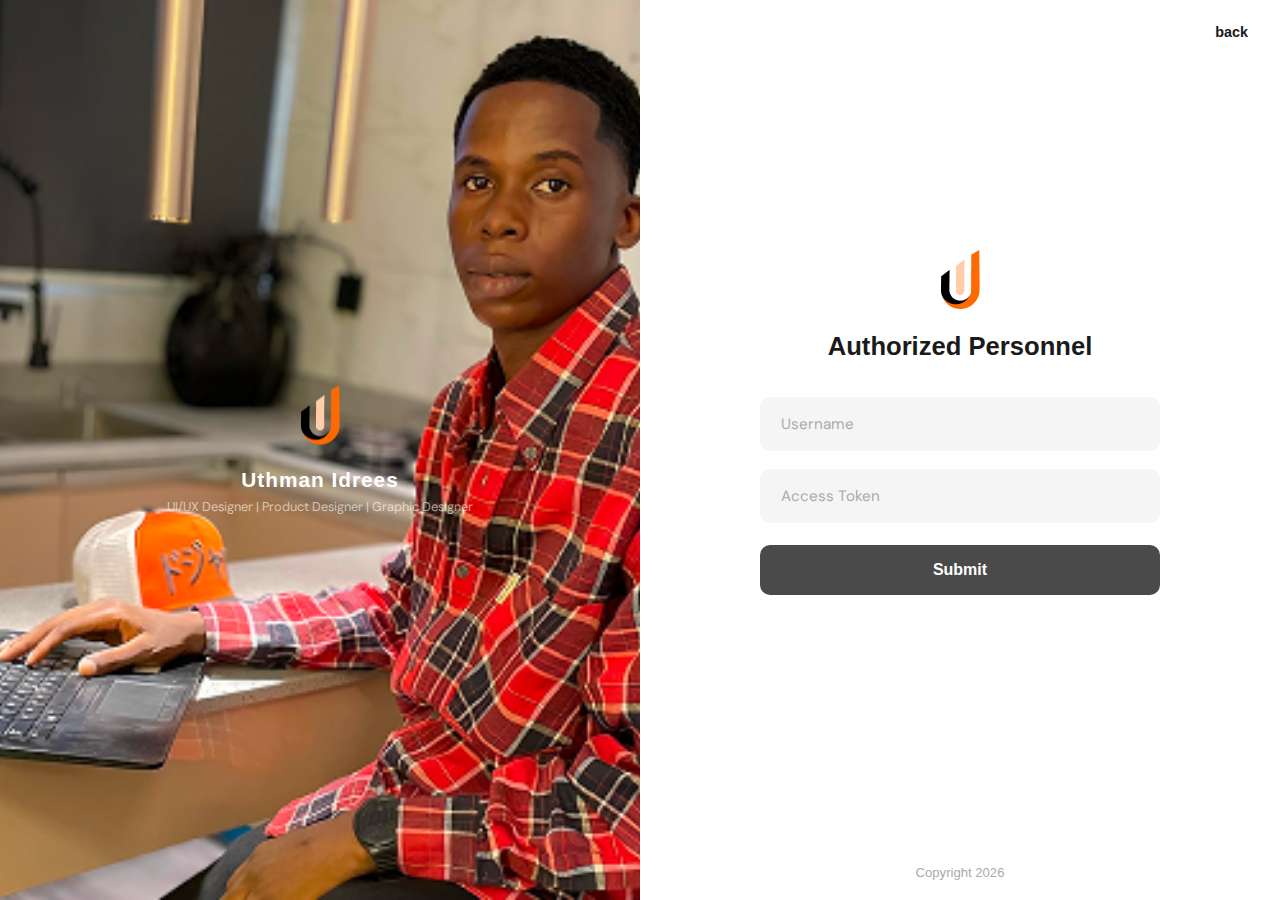
<file: login.html>
<!DOCTYPE html>
<html lang="en">
<head>
  <meta charset="UTF-8"/>
  <meta name="viewport" content="width=device-width, initial-scale=1.0"/>
  <link rel="icon" href="images/me.png">
<meta name="theme-color" content="#1A1A1A">
  <title>Login – Uthman Idrees Admin</title>
  <link href="https://fonts.googleapis.com/css2?family=Montserrat:wght@400;600;700;800&family=DM+Sans:wght@300;400;500;600&display=swap" rel="stylesheet"/>
  <link rel="stylesheet" href="https://cdnjs.cloudflare.com/ajax/libs/font-awesome/6.5.0/css/all.min.css"/>
  <style>
    *{box-sizing:border-box;margin:0;padding:0}
    body{font-family:'DM Sans',sans-serif;height:100vh;overflow:hidden;display:flex}
    h1,h2,h3{font-family:'Syne',sans-serif}

    /* LEFT PANEL */
    .left-panel{
      flex:0 0 50%;
      position:relative;
      overflow:hidden;
    } 
.left-panel::before {
    content: ''; /* Required for pseudo-elements to render */
    position: absolute;
    inset: 0; /* Shorthand for top: 0; right: 0; bottom: 0; left: 0; */
    background-image: url(images/me2.png);
    background-repeat: no-repeat; /* Prevents image from repeating */
    background-position: center; /* Centers the image */
    background-size: cover; /* Ensures the image covers the entire area */
    z-index: 1;
}

    .left-bg{
      width:100%;height:100%;
      object-fit:cover;
      background:linear-gradient(135deg,#1a0a00,#3d1c00,#0d0d0d);
      display:flex;align-items:center;justify-content:center;
    }
    /* silhouette placeholder */
    .left-silhouette{
      width:100%;height:100%;
      background:linear-gradient(160deg,#111 0%,#2a1800 40%,#1a0d00 100%);
      display:flex;align-items:flex-end;justify-content:center;
    }
    .silhouette-figure{
      width:70%;max-width:340px;
      height:85%;
      background:linear-gradient(180deg,#5a2a00 0%,#3a1800 100%);
      border-radius:50% 50% 0 0 / 30% 30% 0 0;
      position:relative;
      overflow:hidden;
    }
    .silhouette-figure::before{
      content:'';
      position:absolute;
      top:0;left:0;right:0;bottom:0;
      background:url('images/me2.png') center/contain no-repeat;
      opacity:0.6;
    }
    .left-logo-overlay{
      position:absolute;
      top:50%;left:50%;
      transform:translate(-50%,-50%);
      z-index:2;
      text-align:center;
    }
    .left-logo-overlay .logo-icon{
      width:72px;height:72px;
      background:transparent;
      margin:0 auto 12px;
    }
    .left-brand-text{
      font-family:'Syne',sans-serif;
      font-size:1.3rem;font-weight:800;
      color:#fff;letter-spacing:1px;
    }
    .left-tagline{
      color:rgba(255,255,255,0.6);
      font-size:0.8rem;margin-top:6px;
    }

    /* RIGHT PANEL */
    .right-panel{
      flex:1;
      background:#fff;
      display:flex;
      flex-direction:column;
      position:relative;
      overflow-y:auto;
    }
    .back-link{
      position:absolute;
      top:24px;right:32px;
      font-family:'Syne',sans-serif;
      font-weight:700;
      font-size:0.9rem;
      color:#1a1a1a;
      text-decoration:none;
      transition:color 0.2s;
    }
    .back-link:hover{color:#FF6B00;}
    .login-center{
      flex:1;
      display:flex;flex-direction:column;
      align-items:center;justify-content:center;
      padding:40px 10%;
    }
    .login-logo{
      margin-bottom:18px;
    }
    .login-title{
      font-family:'Syne',sans-serif;
      font-size:1.6rem;font-weight:800;
      color:#1a1a1a;
      margin-bottom:36px;
      text-align:center;
    }
    .login-form{width:100%;max-width:400px;}
    .login-field{
      width:100%;
      padding:16px 20px;
      background:#f5f5f5;
      border:1.5px solid transparent;
      border-radius:10px;
      font-family:'DM Sans',sans-serif;
      font-size:0.95rem;
      color:#1a1a1a;
      outline:none;
      margin-bottom:18px;
      transition:all 0.25s;
    }
    .login-field:focus{
      border-color:#FF6B00;
      background:#fff;
      box-shadow:0 0 0 4px rgba(255,107,0,0.1);
    }
    .login-field::placeholder{color:#aaa;}
    .btn-submit{
      width:100%;
      padding:16px;
      background:#4a4a4a;
      color:#fff;
      border:none;
      border-radius:10px;
      font-family:'Syne',sans-serif;
      font-size:1rem;font-weight:700;
      cursor:pointer;
      transition:all 0.3s;
      margin-top:4px;
    }
    .btn-submit:hover{
      background:#FF6B00;
      transform:translateY(-2px);
      box-shadow:0 8px 25px rgba(255,107,0,0.3);
    }
    .login-error{
      color:#e53e3e;
      font-size:0.82rem;
      text-align:center;
      margin-top:14px;
      display:none;
    }
    .login-footer{
      text-align:center;
      padding:20px;
      font-size:0.82rem;
      color:#aaa;
      font-family:'Syne',sans-serif;
    }

    /* Logo SVG */
    .logo-u{display:inline-block;width:52px;height:52px;}

    /* SHAKE animation */
    @keyframes shake{
      0%,100%{transform:translateX(0)}
      20%{transform:translateX(-8px)}
      40%{transform:translateX(8px)}
      60%{transform:translateX(-5px)}
      80%{transform:translateX(5px)}
    }
    .shake{animation:shake 0.4s ease;}

    /* Mobile */
    @media(max-width:768px){
      body{flex-direction:column;overflow:auto;height:auto;min-height:100vh;}
      .left-panel{flex:0 0 220px;width:100%;}
      .right-panel{flex:1;}
      .login-center{padding:30px 8%;}
    }
  </style>
</head>
<body>

  <!-- LEFT -->
  <div class="left-panel">
    <div class="left-silhouette"></div>
    <div class="left-logo-overlay">
      <div class="login-logo">
         <img src="images/Group 27.png">
      </div>
      <div class="left-brand-text">Uthman Idrees</div>
      <div class="left-tagline">UI/UX Designer | Product Designer | Graphic Designer</div>
    </div>
  </div>

  <!-- RIGHT -->
  <div class="right-panel">
    <a href="index.html" class="back-link">back</a>

    <div class="login-center">
      <div class="login-logo">
        <img src="images/Group 27.png">
      </div>
      <h2 class="login-title">Authorized Personnel</h2>
      <div class="login-form" id="loginForm">
        <input class="login-field" type="text" id="username" placeholder="Username" autocomplete="username"/>
        <input class="login-field" type="password" id="accessToken" placeholder="Access Token" autocomplete="current-password"/>
        <button class="btn-submit" onclick="handleLogin()">Submit</button>
        <div class="login-error" id="loginError">⚠ Invalid username or access token. Try again.</div>
      </div>
    </div>

    <div class="login-footer">Copyright 2026</div>
  </div>

<script>
  function handleLogin() {
    const user = document.getElementById('username').value.trim();
    const token = document.getElementById('accessToken').value.trim();
    const err = document.getElementById('loginError');
    const form = document.getElementById('loginForm');

    if (user === 'uthman' && token === 'Mainman091!') {
      err.style.display = 'none';
      document.querySelector('.btn-submit').textContent = 'Logging in...';
      document.querySelector('.btn-submit').style.background = '#22c55e';
      setTimeout(() => { window.location.href = 'dashboard.html'; }, 900);
    } else {
      err.style.display = 'block';
      form.classList.remove('shake');
      void form.offsetWidth;
      form.classList.add('shake');
    }
  }
  document.addEventListener('keydown', e => { if(e.key==='Enter') handleLogin(); });
</script>
</body>
</html>
</file>
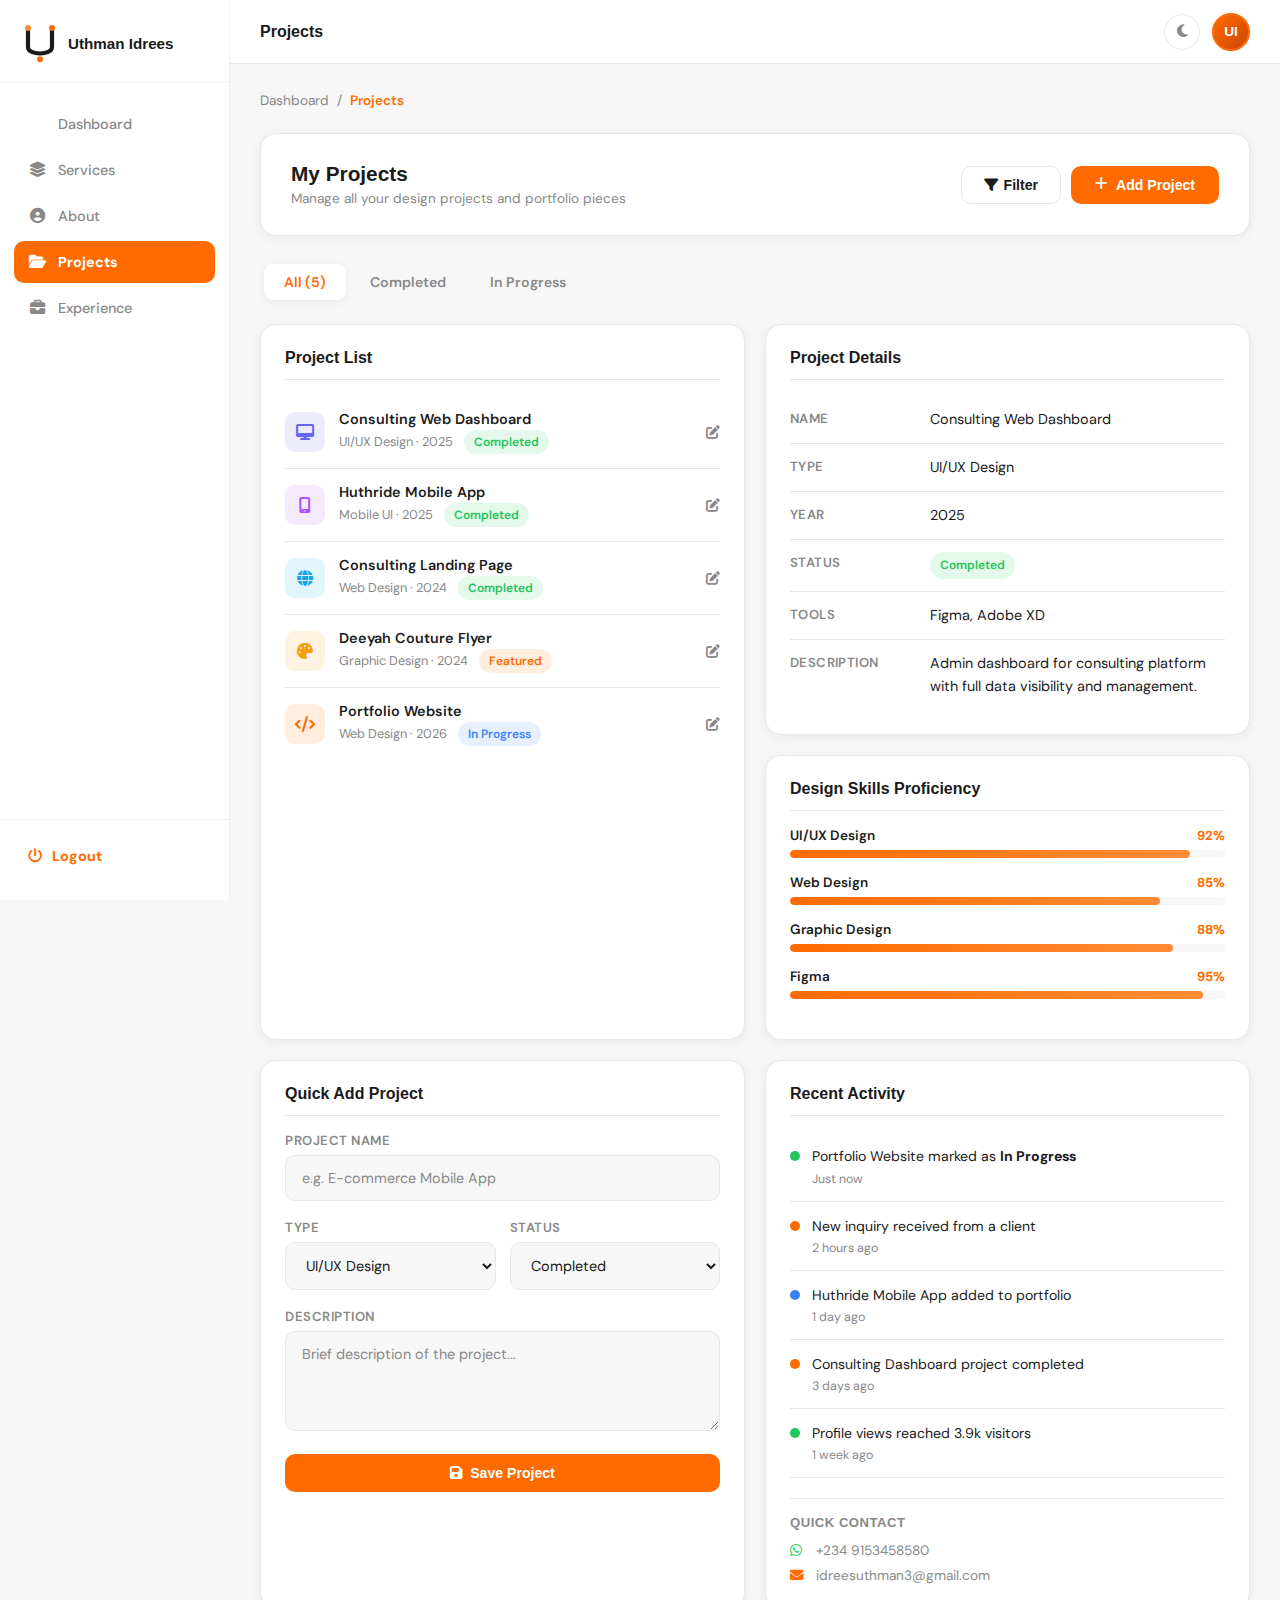
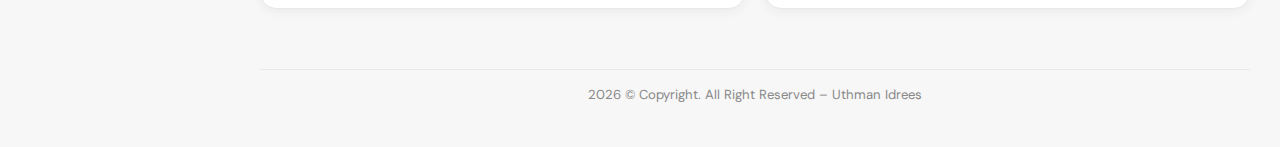
<file: services.html>
<!DOCTYPE html>
<html lang="en" data-theme="light">
<head>
  <meta charset="UTF-8"/>
  <meta name="viewport" content="width=device-width, initial-scale=1.0"/>
  <title>Sample Page – Uthman Idrees Admin</title>
  <link href="https://fonts.googleapis.com/css2?family=Montserrat:wght@400;600;700;800&family=DM+Sans:wght@300;400;500;600&display=swap" rel="stylesheet"/>
  <link rel="stylesheet" href="https://cdnjs.cloudflare.com/ajax/libs/font-awesome/6.5.0/css/all.min.css"/>
  <style>
    :root{
      --orange:#FF6B00;--orange-light:#FF8C35;
      --dark:#1a1a1a;
      --sidebar-bg:#fff;--sidebar-border:#f0f0f0;
      --main-bg:#f7f7f7;--card-bg:#fff;
      --text:#1a1a1a;--text-muted:#888;
      --border:#e8e8e8;--shadow:rgba(0,0,0,0.06);
      --topbar-bg:#fff;
    }
    [data-theme="dark"]{
      --sidebar-bg:#151515;--sidebar-border:#222;
      --main-bg:#111;--card-bg:#1e1e1e;
      --text:#f0f0f0;--text-muted:#888;
      --border:#2a2a2a;--shadow:rgba(0,0,0,0.3);
      --topbar-bg:#151515;
    }
    *{box-sizing:border-box;margin:0;padding:0}
    body{font-family:'DM Sans',sans-serif;background:var(--main-bg);color:var(--text);min-height:100vh;display:flex;transition:background 0.3s,color 0.3s;}
    h1,h2,h3,h4{font-family:'Syne',sans-serif;}

    /* === SIDEBAR (same as dashboard) === */
    .sidebar{width:230px;background:var(--sidebar-bg);border-right:1px solid var(--sidebar-border);display:flex;flex-direction:column;position:fixed;top:0;left:0;bottom:0;z-index:200;transition:transform 0.3s,background 0.3s;}
    .sidebar-logo{display:flex;align-items:center;gap:10px;padding:22px 22px 18px;border-bottom:1px solid var(--sidebar-border);}
    .logo-u{width:36px;height:42px;}
    .sidebar-brand{font-family:'Syne',sans-serif;font-size:0.95rem;font-weight:700;color:var(--text);}
    .sidebar-nav{flex:1;padding:20px 14px;display:flex;flex-direction:column;gap:4px;}
    .nav-item{display:flex;align-items:center;gap:12px;padding:12px 14px;border-radius:10px;color:var(--text-muted);text-decoration:none;font-size:0.9rem;font-weight:500;cursor:pointer;transition:all 0.2s;}
    .nav-item:hover{background:rgba(255,107,0,0.06);color:var(--orange);}
    .nav-item.active{background:var(--orange);color:#fff;font-weight:700;}
    .nav-item i{width:18px;text-align:center;font-size:0.95rem;}
    .sidebar-logout{padding:16px 14px 24px;border-top:1px solid var(--sidebar-border);}
    .logout-btn{display:flex;align-items:center;gap:10px;padding:11px 14px;border-radius:10px;color:var(--orange);font-size:0.9rem;font-weight:700;cursor:pointer;transition:all 0.2s;text-decoration:none;}
    .logout-btn:hover{background:rgba(255,107,0,0.08);}

    /* === TOPBAR === */
    .topbar{position:fixed;top:0;left:230px;right:0;height:64px;background:var(--topbar-bg);border-bottom:1px solid var(--border);display:flex;align-items:center;justify-content:space-between;padding:0 30px;z-index:100;transition:background 0.3s,left 0.3s;}
    .topbar-left{display:flex;align-items:center;gap:14px;}
    .hamburger-btn{background:none;border:none;color:var(--text);font-size:1.2rem;cursor:pointer;padding:6px;border-radius:8px;transition:background 0.2s;display:none;}
    .hamburger-btn:hover{background:var(--border);}
    .topbar-title{font-family:'Syne',sans-serif;font-size:1rem;font-weight:700;color:var(--text);}
    .topbar-right{display:flex;align-items:center;gap:12px;}
    .dark-toggle{background:none;border:1px solid var(--border);border-radius:50%;width:36px;height:36px;display:flex;align-items:center;justify-content:center;cursor:pointer;color:var(--text-muted);font-size:0.9rem;transition:all 0.2s;}
    .dark-toggle:hover{border-color:var(--orange);color:var(--orange);}
    .avatar{width:38px;height:38px;border-radius:50%;background:linear-gradient(135deg,#FF6B00,#cc4400);display:flex;align-items:center;justify-content:center;font-family:'Syne',sans-serif;font-weight:800;color:#fff;font-size:0.85rem;cursor:pointer;border:2px solid var(--orange);}

    /* === MAIN === */
    .main-content{margin-left:230px;margin-top:64px;flex:1;padding:28px 30px;min-height:calc(100vh - 64px);transition:margin-left 0.3s;}

    /* Breadcrumb */
    .breadcrumb-custom{display:flex;align-items:center;gap:8px;margin-bottom:24px;font-size:0.85rem;}
    .breadcrumb-custom a{color:var(--text-muted);text-decoration:none;transition:color 0.2s;}
    .breadcrumb-custom a:hover{color:var(--orange);}
    .breadcrumb-custom span{color:var(--text-muted);}
    .breadcrumb-custom .current{color:var(--orange);font-weight:600;}

    /* Page header */
    .page-header{
      background:var(--card-bg);
      border-radius:16px;
      padding:28px 30px;
      border:1px solid var(--border);
      box-shadow:0 2px 12px var(--shadow);
      margin-bottom:24px;
      display:flex;align-items:center;justify-content:space-between;
      flex-wrap:wrap;gap:14px;
    }
    .page-header-title h2{font-family:'Syne',sans-serif;font-size:1.3rem;font-weight:800;color:var(--text);}
    .page-header-title p{color:var(--text-muted);font-size:0.85rem;margin-top:4px;}
    .btn-primary{
      padding:11px 24px;background:var(--orange);color:#fff;
      border:none;border-radius:10px;font-family:'Syne',sans-serif;
      font-size:0.88rem;font-weight:700;cursor:pointer;
      display:flex;align-items:center;gap:8px;
      transition:all 0.3s;
    }
    .btn-primary:hover{background:var(--orange-light);transform:translateY(-2px);box-shadow:0 6px 20px rgba(255,107,0,0.3);}
    .btn-secondary{
      padding:10px 22px;background:var(--card-bg);color:var(--text);
      border:1px solid var(--border);border-radius:10px;
      font-family:'Syne',sans-serif;font-size:0.88rem;font-weight:600;
      cursor:pointer;transition:all 0.2s;
    }
    .btn-secondary:hover{border-color:var(--orange);color:var(--orange);}

    /* Cards */
    .content-card{background:var(--card-bg);border-radius:16px;padding:24px;border:1px solid var(--border);box-shadow:0 2px 12px var(--shadow);margin-bottom:20px;}
    .content-card h3{font-family:'Syne',sans-serif;font-size:1rem;font-weight:700;margin-bottom:16px;color:var(--text);padding-bottom:12px;border-bottom:1px solid var(--border);}

    /* Grid layouts */
    .two-col{display:grid;grid-template-columns:1fr 1fr;gap:20px;}
    .three-col{display:grid;grid-template-columns:repeat(3,1fr);gap:20px;}

    /* Form elements */
    .form-group{margin-bottom:18px;}
    .form-label{display:block;font-size:0.82rem;font-weight:600;color:var(--text-muted);margin-bottom:6px;text-transform:uppercase;letter-spacing:0.5px;}
    .form-input{width:100%;padding:13px 16px;background:var(--main-bg);border:1.5px solid var(--border);border-radius:10px;font-family:'DM Sans',sans-serif;font-size:0.9rem;color:var(--text);outline:none;transition:all 0.2s;}
    .form-input:focus{border-color:var(--orange);box-shadow:0 0 0 3px rgba(255,107,0,0.1);}
    .form-input::placeholder{color:var(--text-muted);}
    textarea.form-input{resize:vertical;min-height:100px;}
    select.form-input{cursor:pointer;}

    /* Tabs */
    .tabs{display:flex;gap:4px;margin-bottom:20px;background:var(--main-bg);padding:4px;border-radius:12px;width:fit-content;}
    .tab{padding:9px 20px;border-radius:9px;font-size:0.88rem;font-weight:600;cursor:pointer;color:var(--text-muted);border:none;background:none;transition:all 0.2s;font-family:'DM Sans',sans-serif;}
    .tab.active{background:var(--card-bg);color:var(--orange);box-shadow:0 2px 8px var(--shadow);}

    /* List items */
    .list-item{display:flex;align-items:center;gap:14px;padding:14px 0;border-bottom:1px solid var(--border);}
    .list-item:last-child{border-bottom:none;}
    .list-icon{width:40px;height:40px;border-radius:10px;display:flex;align-items:center;justify-content:center;font-size:1rem;flex-shrink:0;}
    .list-info{flex:1;}
    .list-title{font-size:0.9rem;font-weight:600;color:var(--text);}
    .list-sub{font-size:0.8rem;color:var(--text-muted);margin-top:2px;}
    .list-action{color:var(--text-muted);font-size:0.85rem;cursor:pointer;transition:color 0.2s;}
    .list-action:hover{color:var(--orange);}

    /* Info rows */
    .info-row{display:flex;gap:10px;padding:12px 0;border-bottom:1px solid var(--border);align-items:flex-start;}
    .info-row:last-child{border-bottom:none;}
    .info-key{font-size:0.82rem;font-weight:600;color:var(--text-muted);min-width:130px;text-transform:uppercase;letter-spacing:0.4px;padding-top:2px;}
    .info-val{font-size:0.9rem;color:var(--text);line-height:1.6;}
    .info-val a{color:var(--orange);text-decoration:none;}

    /* Badge */
    .badge{display:inline-block;padding:4px 10px;border-radius:20px;font-size:0.75rem;font-weight:600;}
    .badge.orange{background:rgba(255,107,0,0.12);color:var(--orange);}
    .badge.green{background:rgba(34,197,94,0.12);color:#22c55e;}
    .badge.blue{background:rgba(59,130,246,0.12);color:#3b82f6;}
    .badge.gray{background:rgba(100,116,139,0.12);color:#64748b;}

    /* Progress bars */
    .progress-item{margin-bottom:16px;}
    .progress-header{display:flex;justify-content:space-between;margin-bottom:6px;}
    .progress-label{font-size:0.85rem;font-weight:600;color:var(--text);}
    .progress-pct{font-size:0.82rem;color:var(--orange);font-weight:700;}
    .progress-bar{height:8px;background:var(--main-bg);border-radius:10px;overflow:hidden;}
    .progress-fill{height:100%;background:linear-gradient(90deg,var(--orange),var(--orange-light));border-radius:10px;transition:width 1s ease;}

    /* Notification items */
    .notif-item{display:flex;gap:12px;padding:14px 0;border-bottom:1px solid var(--border);align-items:flex-start;}
    .notif-item:last-child{border-bottom:none;}
    .notif-dot{width:10px;height:10px;border-radius:50%;flex-shrink:0;margin-top:5px;}
    .notif-dot.orange{background:var(--orange);}
    .notif-dot.green{background:#22c55e;}
    .notif-dot.blue{background:#3b82f6;}
    .notif-text{font-size:0.88rem;color:var(--text);line-height:1.5;}
    .notif-time{font-size:0.78rem;color:var(--text-muted);margin-top:3px;}

    /* Footer */
    .dash-footer{margin-top:40px;text-align:center;color:var(--text-muted);font-size:0.82rem;padding:16px 0;border-top:1px solid var(--border);}

    /* Mobile overlay */
    .sidebar-overlay{display:none;position:fixed;inset:0;background:rgba(0,0,0,0.5);z-index:199;}
    .sidebar-overlay.show{display:block;}

    @media(max-width:900px){.two-col,.three-col{grid-template-columns:1fr;}}
    @media(max-width:768px){
      .sidebar{transform:translateX(-100%);}
      .sidebar.open{transform:translateX(0);}
      .topbar{left:0;}
      .main-content{margin-left:0;}
      .hamburger-btn{display:block;}
      .page-header{flex-direction:column;align-items:flex-start;}
    }
  </style>
</head>
<body>

<div class="sidebar-overlay" id="sidebarOverlay" onclick="closeSidebar()"></div>

<!-- SIDEBAR -->
<aside class="sidebar" id="sidebar">
  <div class="sidebar-logo">
    <svg class="logo-u" viewBox="0 0 60 70" fill="none">
      <path d="M10 10 L10 42 C10 56 50 56 50 42 L50 10" stroke="var(--text)" stroke-width="7" stroke-linecap="round" fill="none"/>
      <circle cx="30" cy="62" r="5" fill="#FF6B00"/>
      <circle cx="10" cy="10" r="5" fill="#FF8C35"/>
      <circle cx="50" cy="10" r="5" fill="#FF6B00"/>
    </svg>
    <span class="sidebar-brand">Uthman Idrees</span>
  </div>
  <nav class="sidebar-nav">
    <a class="nav-item" href="dashboard.html"><i class="fa fa-grid-2"></i> Dashboard</a>
    <a class="nav-item" href="dashboard.html"><i class="fa fa-layer-group"></i> Services</a>
    <a class="nav-item" href="dashboard.html"><i class="fa fa-circle-user"></i> About</a>
    <a class="nav-item active" href="#"><i class="fa fa-folder-open"></i> Projects</a>
    <a class="nav-item" href="dashboard.html"><i class="fa fa-briefcase"></i> Experience</a>
  </nav>
  <div class="sidebar-logout">
    <a class="logout-btn" href="login.html"><i class="fa fa-power-off"></i> Logout</a>
  </div>
</aside>

<!-- TOPBAR -->
<header class="topbar">
  <div class="topbar-left">
    <button class="hamburger-btn" onclick="toggleSidebar()"><i class="fa fa-bars"></i></button>
    <span class="topbar-title">Projects</span>
  </div>
  <div class="topbar-right">
    <button class="dark-toggle" id="darkToggle"><i class="fa fa-moon"></i></button>
    <div class="avatar">UI</div>
  </div>
</header>

<!-- MAIN -->
<main class="main-content">

  <!-- Breadcrumb -->
  <div class="breadcrumb-custom">
    <a href="dashboard.html">Dashboard</a>
    <span>/</span>
    <span class="current">Projects</span>
  </div>

  <!-- Page Header -->
  <div class="page-header">
    <div class="page-header-title">
      <h2>My Projects</h2>
      <p>Manage all your design projects and portfolio pieces</p>
    </div>
    <div style="display:flex;gap:10px;flex-wrap:wrap;">
      <button class="btn-secondary"><i class="fa fa-filter" style="margin-right:6px"></i>Filter</button>
      <button class="btn-primary"><i class="fa fa-plus"></i> Add Project</button>
    </div>
  </div>

  <!-- Tabs -->
  <div class="tabs">
    <button class="tab active" onclick="switchTab(this,'all')">All (5)</button>
    <button class="tab" onclick="switchTab(this,'completed')">Completed</button>
    <button class="tab" onclick="switchTab(this,'progress')">In Progress</button>
  </div>

  <!-- Projects List + Sidebar Info -->
  <div class="two-col">

    <!-- Project List -->
    <div class="content-card">
      <h3>Project List</h3>
      <div class="list-item">
        <div class="list-icon" style="background:rgba(99,102,241,0.12);color:#6366f1"><i class="fa fa-desktop"></i></div>
        <div class="list-info">
          <div class="list-title">Consulting Web Dashboard</div>
          <div class="list-sub">UI/UX Design · 2025 <span class="badge green" style="margin-left:8px">Completed</span></div>
        </div>
        <span class="list-action" onclick="alert('Edit Consulting Web Dashboard')"><i class="fa fa-pen-to-square"></i></span>
      </div>
      <div class="list-item">
        <div class="list-icon" style="background:rgba(168,85,247,0.12);color:#a855f7"><i class="fa fa-mobile-screen"></i></div>
        <div class="list-info">
          <div class="list-title">Huthride Mobile App</div>
          <div class="list-sub">Mobile UI · 2025 <span class="badge green" style="margin-left:8px">Completed</span></div>
        </div>
        <span class="list-action" onclick="alert('Edit Huthride')"><i class="fa fa-pen-to-square"></i></span>
      </div>
      <div class="list-item">
        <div class="list-icon" style="background:rgba(14,165,233,0.12);color:#0ea5e9"><i class="fa fa-globe"></i></div>
        <div class="list-info">
          <div class="list-title">Consulting Landing Page</div>
          <div class="list-sub">Web Design · 2024 <span class="badge green" style="margin-left:8px">Completed</span></div>
        </div>
        <span class="list-action" onclick="alert('Edit Landing Page')"><i class="fa fa-pen-to-square"></i></span>
      </div>
      <div class="list-item">
        <div class="list-icon" style="background:rgba(245,158,11,0.12);color:#f59e0b"><i class="fa fa-palette"></i></div>
        <div class="list-info">
          <div class="list-title">Deeyah Couture Flyer</div>
          <div class="list-sub">Graphic Design · 2024 <span class="badge orange" style="margin-left:8px">Featured</span></div>
        </div>
        <span class="list-action" onclick="alert('Edit Deeyah')"><i class="fa fa-pen-to-square"></i></span>
      </div>
      <div class="list-item">
        <div class="list-icon" style="background:rgba(255,107,0,0.12);color:var(--orange)"><i class="fa fa-code"></i></div>
        <div class="list-info">
          <div class="list-title">Portfolio Website</div>
          <div class="list-sub">Web Design · 2026 <span class="badge blue" style="margin-left:8px">In Progress</span></div>
        </div>
        <span class="list-action" onclick="alert('Edit Portfolio')"><i class="fa fa-pen-to-square"></i></span>
      </div>
    </div>

    <!-- Right Column -->
    <div>
      <!-- Project Detail -->
      <div class="content-card">
        <h3>Project Details</h3>
        <div class="info-row"><div class="info-key">Name</div><div class="info-val">Consulting Web Dashboard</div></div>
        <div class="info-row"><div class="info-key">Type</div><div class="info-val">UI/UX Design</div></div>
        <div class="info-row"><div class="info-key">Year</div><div class="info-val">2025</div></div>
        <div class="info-row"><div class="info-key">Status</div><div class="info-val"><span class="badge green">Completed</span></div></div>
        <div class="info-row"><div class="info-key">Tools</div><div class="info-val">Figma, Adobe XD</div></div>
        <div class="info-row"><div class="info-key">Description</div><div class="info-val">Admin dashboard for consulting platform with full data visibility and management.</div></div>
      </div>

      <!-- Skills Progress -->
      <div class="content-card">
        <h3>Design Skills Proficiency</h3>
        <div class="progress-item">
          <div class="progress-header"><span class="progress-label">UI/UX Design</span><span class="progress-pct">92%</span></div>
          <div class="progress-bar"><div class="progress-fill" style="width:92%"></div></div>
        </div>
        <div class="progress-item">
          <div class="progress-header"><span class="progress-label">Web Design</span><span class="progress-pct">85%</span></div>
          <div class="progress-bar"><div class="progress-fill" style="width:85%"></div></div>
        </div>
        <div class="progress-item">
          <div class="progress-header"><span class="progress-label">Graphic Design</span><span class="progress-pct">88%</span></div>
          <div class="progress-bar"><div class="progress-fill" style="width:88%"></div></div>
        </div>
        <div class="progress-item">
          <div class="progress-header"><span class="progress-label">Figma</span><span class="progress-pct">95%</span></div>
          <div class="progress-bar"><div class="progress-fill" style="width:95%"></div></div>
        </div>
      </div>
    </div>
  </div>

  <!-- Quick Add Form + Notifications -->
  <div class="two-col">
    <div class="content-card">
      <h3>Quick Add Project</h3>
      <div class="form-group">
        <label class="form-label">Project Name</label>
        <input class="form-input" type="text" placeholder="e.g. E-commerce Mobile App"/>
      </div>
      <div class="two-col" style="gap:14px;margin-bottom:18px">
        <div class="form-group" style="margin-bottom:0">
          <label class="form-label">Type</label>
          <select class="form-input">
            <option>UI/UX Design</option>
            <option>Web Design</option>
            <option>Graphic Design</option>
            <option>Landing Page</option>
          </select>
        </div>
        <div class="form-group" style="margin-bottom:0">
          <label class="form-label">Status</label>
          <select class="form-input">
            <option>Completed</option>
            <option>In Progress</option>
            <option>Featured</option>
          </select>
        </div>
      </div>
      <div class="form-group">
        <label class="form-label">Description</label>
        <textarea class="form-input" placeholder="Brief description of the project..."></textarea>
      </div>
      <button class="btn-primary" style="width:100%;justify-content:center;" onclick="handleSave()">
        <i class="fa fa-save"></i> Save Project
      </button>
    </div>

    <div class="content-card">
      <h3>Recent Activity</h3>
      <div class="notif-item">
        <div class="notif-dot green"></div>
        <div>
          <div class="notif-text">Portfolio Website marked as <strong>In Progress</strong></div>
          <div class="notif-time">Just now</div>
        </div>
      </div>
      <div class="notif-item">
        <div class="notif-dot orange"></div>
        <div>
          <div class="notif-text">New inquiry received from a client</div>
          <div class="notif-time">2 hours ago</div>
        </div>
      </div>
      <div class="notif-item">
        <div class="notif-dot blue"></div>
        <div>
          <div class="notif-text">Huthride Mobile App added to portfolio</div>
          <div class="notif-time">1 day ago</div>
        </div>
      </div>
      <div class="notif-item">
        <div class="notif-dot orange"></div>
        <div>
          <div class="notif-text">Consulting Dashboard project completed</div>
          <div class="notif-time">3 days ago</div>
        </div>
      </div>
      <div class="notif-item">
        <div class="notif-dot green"></div>
        <div>
          <div class="notif-text">Profile views reached 3.9k visitors</div>
          <div class="notif-time">1 week ago</div>
        </div>
      </div>

      <!-- Contact info block -->
      <div style="margin-top:20px;padding-top:16px;border-top:1px solid var(--border);">
        <div style="font-family:'Syne',sans-serif;font-size:0.82rem;font-weight:700;color:var(--text-muted);text-transform:uppercase;letter-spacing:0.5px;margin-bottom:12px;">Quick Contact</div>
        <div style="display:flex;flex-direction:column;gap:8px;">
          <a href="tel:+2349153458580" style="display:flex;align-items:center;gap:10px;color:var(--text-muted);font-size:0.85rem;text-decoration:none;"><i class="fab fa-whatsapp" style="color:#25d366;width:16px"></i>+234 9153458580</a>
          <a href="mailto:idreesuthman3@gmail.com" style="display:flex;align-items:center;gap:10px;color:var(--text-muted);font-size:0.85rem;text-decoration:none;"><i class="fa fa-envelope" style="color:var(--orange);width:16px"></i>idreesuthman3@gmail.com</a>
        </div>
      </div>
    </div>
  </div>

  <div class="dash-footer">2026 © Copyright. All Right Reserved – Uthman Idrees</div>
</main>

<!-- TOAST -->
<div id="toast" style="position:fixed;bottom:30px;right:30px;background:#22c55e;color:#fff;padding:14px 24px;border-radius:12px;font-family:'Syne',sans-serif;font-weight:700;font-size:0.9rem;box-shadow:0 8px 25px rgba(0,0,0,0.2);transform:translateY(80px);opacity:0;transition:all 0.4s;z-index:9999;">
  ✓ Project saved successfully!
</div>

<script>
  // Dark mode
  const darkToggle = document.getElementById('darkToggle');
  let isDark = false;
  darkToggle.addEventListener('click', () => {
    isDark = !isDark;
    document.documentElement.setAttribute('data-theme', isDark ? 'dark' : 'light');
    darkToggle.innerHTML = isDark ? '<i class="fa fa-sun"></i>' : '<i class="fa fa-moon"></i>';
  });

  // Sidebar
  function toggleSidebar(){
    document.getElementById('sidebar').classList.toggle('open');
    document.getElementById('sidebarOverlay').classList.toggle('show');
  }
  function closeSidebar(){
    document.getElementById('sidebar').classList.remove('open');
    document.getElementById('sidebarOverlay').classList.remove('show');
  }

  // Tabs
  function switchTab(el, id) {
    document.querySelectorAll('.tab').forEach(t => t.classList.remove('active'));
    el.classList.add('active');
  }

  // Save toast
  function handleSave() {
    const toast = document.getElementById('toast');
    toast.style.transform = 'translateY(0)';
    toast.style.opacity = '1';
    setTimeout(() => {
      toast.style.transform = 'translateY(80px)';
      toast.style.opacity = '0';
    }, 2800);
  }

  // Animate progress bars on load
  window.addEventListener('load', () => {
    document.querySelectorAll('.progress-fill').forEach(bar => {
      const w = bar.style.width;
      bar.style.width = '0';
      setTimeout(() => { bar.style.width = w; }, 400);
    });
  });
</script>
</body>
</html>
</file>
<file: styles.css>
:root {
      --orange: #FF6B00;
      --orange-light: #FF8C35;
      --dark: #0d0d0d;
      --dark2: #1a1a1a;
      --light: #ffffff;
      --light2: #f5f5f5;
      --text: #1a1a1a;
      --text-muted: #888;
      --card-bg: #ffffff;
      --nav-bg: #1a1a1a;
      --section-bg: #f8f8f8;
      --border: #e5e5e5;
      --shadow: rgba(0,0,0,0.08);
    }
    [data-theme="dark"] {
      --light: #0d0d0d;
      --light2: #141414;
      --text: #f0f0f0;
      --text-muted: #aaa;
      --card-bg: #1e1e1e;
      --section-bg: #111111;
      --border: #2a2a2a;
      --shadow: rgba(0,0,0,0.4);
    }

    * { box-sizing: border-box; margin: 0; padding: 0; }
    html { scroll-behavior: smooth; }
    body {
      font-family: 'DM Sans', sans-serif;
      background: var(--light);
      color: var(--text);
      transition: background 0.3s, color 0.3s;
      overflow-x: hidden;
    }
    h1,h2,h3,h4,h5 { font-family: 'Syne', sans-serif; }

    /* ===== NAVBAR ===== */
    .navbar-custom {
      background: var(--nav-bg);
      padding: 12px 30px;
      position: sticky;
      top: 0;
      z-index: 1000;
      box-shadow: 0 2px 20px rgba(0,0,0,0.3);
    }
    .navbar-brand-custom {
      font-family: 'Syne', sans-serif;
      font-weight: 800;
      font-size: 1.4rem;
      color: #fff !important;
      display: flex;
      align-items: center;
      gap: 8px;
      text-decoration: none;
    }
    .brand-icon {
      width: 36px; height: 36px;
      background: var(--orange);
      border-radius: 50%;
      display: flex; align-items: center; justify-content: center;
      font-weight: 800; color: #fff; font-size: 1rem;
    }
    .nav-links { display: flex; align-items: center; gap: 6px; }
    .nav-links a {
      color: #ccc;
      text-decoration: none;
      font-size: 0.9rem;
      padding: 7px 16px;
      border-radius: 20px;
      transition: all 0.3s;
    }
    .nav-links a:hover, .nav-links a.active {
      background: rgba(255,255,255,0.1);
      color: #fff;
    }
    .btn-get-in-touch {
      background: var(--orange);
      color: #fff !important;
      padding: 8px 22px !important;
      border-radius: 25px !important;
      font-weight: 600 !important;
      font-size: 0.85rem !important;
      transition: all 0.3s !important;
    }
    .btn-get-in-touch:hover {
      background: var(--orange-light) !important;
      transform: scale(1.05);
      box-shadow: 0 4px 20px rgba(255,107,0,0.4);
    }
    .dark-toggle {
      background: none;
      border: 1px solid rgba(255,255,255,0.2);
      color: #fff;
      border-radius: 50%;
      width: 36px; height: 36px;
      cursor: pointer;
      display: flex; align-items: center; justify-content: center;
      transition: all 0.3s;
      font-size: 0.9rem;
      margin-left: 8px;
    }
    .dark-toggle:hover { background: rgba(255,255,255,0.1); }
    .hamburger {
      display: none;
      background: none;
      border: none;
      color: #fff;
      font-size: 1.4rem;
      cursor: pointer;
    }
    .mobile-menu {
      display: none;
      flex-direction: column;
      background: var(--nav-bg);
      padding: 15px 20px;
      gap: 5px;
    }
    .mobile-menu a {
      color: #ccc;
      text-decoration: none;
      padding: 10px 15px;
      border-radius: 8px;
      font-size: 0.95rem;
      transition: all 0.2s;
    }
    .mobile-menu a:hover { background: rgba(255,255,255,0.08); color: #fff; }
    .mobile-menu.open { display: flex; }

    /* ===== HERO ===== */
    #home {
      min-height: calc(100vh - 64px);
      background: var(--light);
      display: flex;
      align-items: center;
      padding: 60px 5%;
      position: relative;
      overflow: hidden;
    }
    #home::before {
      content: '';
      position: absolute;
      top: -100px; right: -100px;
      width: 500px; height: 500px;
      background: radial-gradient(circle, rgba(255,107,0,0.08) 0%, transparent 70%);
      border-radius: 50%;
    }
    .hero-content { z-index: 1; }
    .hero-hello {
      font-family: 'DM Sans', sans-serif;
      font-size: 1.1rem;
      color: var(--text-muted);
      margin-bottom: 4px;
    }
    .hero-name {
      font-family: 'Syne', sans-serif;
      font-size: clamp(2.5rem, 6vw, 4rem);
      font-weight: 800;
      line-height: 1.1;
      color: var(--text);
    }
    .hero-name span
    .hero-roles {
      font-size: 1rem;
      color: var(--text-muted);
      margin-top: 10px;
      font-weight: 400;
    }
    .typed-text { color: var(--orange); font-weight: 600; }
    .cursor { display: inline-block; background: var(--orange); width: 2px; height: 1.1em; vertical-align: text-bottom; animation: blink 0.7s infinite; }
    @keyframes blink { 0%,100%{opacity:1}50%{opacity:0} }
    .hero-btns { margin-top: 30px; display: flex; gap: 14px; flex-wrap: wrap; }
    .btn-orange {
      background: var(--orange);
      color: #fff;
      padding: 12px 30px;
      border-radius: 30px;
      font-weight: 600;
      font-size: 0.95rem;
      border: none;
      cursor: pointer;
      transition: all 0.3s;
      text-decoration: none;
      display: inline-block;
    }
    .btn-orange:hover {
      background: var(--orange-light);
      transform: translateY(-2px);
      box-shadow: 0 8px 25px rgba(255,107,0,0.35);
      color: #fff;
    }
    .btn-outline-orange {
      background: transparent;
      color: var(--orange);
      padding: 11px 28px;
      border-radius: 30px;
      font-weight: 600;
      font-size: 0.95rem;
      border: 2px solid var(--orange);
      cursor: pointer;
      transition: all 0.3s;
      text-decoration: none;
      display: inline-block;
    }
    .btn-outline-orange:hover {
      background: var(--orange);
      color: #fff;
      transform: translateY(-2px);
    }
    .hero-img-wrap {
      display: flex;
      justify-content: center;
      align-items: center;
      position: relative;
    }
    .hero-img-ring {
      width: 280px; height: 280px;
      border-radius: 50%;
      border: 4px solid var(--orange);
      padding: 5px;
      position: relative;
      animation: float 4s ease-in-out infinite;
    }
    @keyframes float { 0%,100%{transform:translateY(0)} 50%{transform:translateY(-12px)} }
    .hero-img-ring img {
      width: 100%; height: 100%;
      border-radius: 50%;
      object-fit: cover;
      background: linear-gradient(135deg, #f0f0f0, #ddd);
    }
    .hero-img-badge {
      position: absolute;
      bottom: 15px; right: 15px;
      background: var(--orange);
      color: #fff;
      border-radius: 20px;
      padding: 6px 14px;
      font-size: 0.75rem;
      font-weight: 700;
      white-space: nowrap;
      box-shadow: 0 4px 15px rgba(255,107,0,0.4);
    }

    /* ===== SERVICES ===== */
    #services {
      background: var(--dark);
      padding: 80px 5%;
      color: #fff;
    }
    .section-tag {
      font-size: 0.8rem;
      text-transform: uppercase;
      letter-spacing: 2px;
      color: var(--orange);
      font-weight: 700;
    }
    .section-title {
      font-family: 'Syne', sans-serif;
      font-size: clamp(1.8rem, 4vw, 2.5rem);
      font-weight: 800;
    }
    .services-grid {
      display: grid;
      grid-template-columns: repeat(auto-fit, minmax(200px, 1fr));
      gap: 24px;
      margin-top: 40px;
    }
    .service-card {
      background: rgba(255,255,255,0.05);
      border: 1px solid rgba(255,255,255,0.08);
      border-radius: 16px;
      padding: 28px 22px;
      text-align: center;
      cursor: pointer;
      transition: all 0.4s cubic-bezier(0.175, 0.885, 0.32, 1.275);
      position: relative;
      overflow: hidden;
    }
    .service-card::before {
      content: '';
      position: absolute;
      top: 0; left: 0; right: 0;
      height: 3px;
      background: var(--orange);
      transform: scaleX(0);
      transition: transform 0.3s;
    }
    .service-card:hover {
      transform: translateY(-12px) scale(1.03);
      background: rgba(255,107,0,0.1);
      border-color: rgba(255,107,0,0.3);
      box-shadow: 0 20px 40px rgba(255,107,0,0.15);
    }
    .service-card:hover::before { transform: scaleX(1); }
    .service-img {
      width: 100%; height: 130px;
      border-radius: 10px;
      background: rgba(255,255,255,0.08);
      margin-bottom: 16px;
      overflow: hidden;
      position: relative;
    }
    .service-img img { width: 100%; height: 100%; object-fit: cover; }
    .service-check {
      position: absolute;
      bottom: -12px; right: 10px;
      width: 28px; height: 28px;
      background: var(--orange);
      border-radius: 50%;
      display: flex; align-items: center; justify-content: center;
      font-size: 0.7rem;
      color: #fff;
    }
    .service-name {
      font-family: 'Syne', sans-serif;
      font-size: 1rem;
      font-weight: 700;
      color: #fff;
      margin-top: 8px;
    }

    /* ===== ABOUT ===== */
    #about {
      padding: 90px 5%;
      background: var(--light);
    }
    .about-text { font-size: 0.95rem; line-height: 1.8; color: var(--text-muted); }
    .stats-row { display: flex; gap: 40px; margin-top: 30px; flex-wrap: wrap; }
    .stat-item { }
    .stat-number {
      font-family: 'Syne', sans-serif;
      font-size: 2.2rem;
      font-weight: 800;
      color: var(--orange);
    }
    .stat-label { font-size: 0.8rem; color: var(--text-muted); }
    .about-img {
      border-radius: 20px;
      overflow: hidden;
      position: relative;
      box-shadow: 0 20px 50px var(--shadow);
    }
    .about-img img { width: 100%; height: 100%; object-fit: cover; border-radius: 20px; }
    .about-img-placeholder {
      width: 100%; height: 350px;
      background: linear-gradient(135deg, #f0f0f0, #e0e0e0);
      border-radius: 20px;
      display: flex; align-items: center; justify-content: center;
      color: #bbb; font-size: 3rem;
    }
    [data-theme="dark"] .about-img-placeholder { background: linear-gradient(135deg, #2a2a2a, #222); color: #444; }
    .stars { color: var(--orange); font-size: 1.1rem; margin-bottom: 20px; }

    /* ===== EXPERIENCE ===== */
    #experience {
      background: var(--section-bg);
      padding: 80px 5%;
    }
    .exp-grid {
      display: grid;
      grid-template-columns: repeat(auto-fit, minmax(220px, 1fr));
      gap: 24px;
      margin-top: 40px;
    }
    .exp-card {
      background: var(--card-bg);
      border-radius: 16px;
      padding: 28px 24px;
      border: 1px solid var(--border);
      position: relative;
      transition: all 0.3s;
      overflow: hidden;
    }
    .exp-card::after {
      content: '';
      position: absolute;
      left: 0; top: 0; bottom: 0;
      width: 4px;
      background: var(--orange);
    }
    .exp-card:hover { transform: translateY(-6px); box-shadow: 0 12px 30px var(--shadow); }
    .exp-company { font-family: 'Syne', sans-serif; font-weight: 700; font-size: 1.05rem; color: var(--text); margin-bottom: 4px; }
    .exp-role { color: var(--orange); font-size: 0.85rem; font-weight: 600; }
    .exp-year { font-size: 0.8rem; color: var(--text-muted); margin-top: 6px; }
    .exp-arrow { color: var(--orange); margin-right: 8px; }

    /* ===== PROJECTS ===== */
    #projects {
      padding: 90px 5%;
      background: var(--light);
    }
    .projects-grid {
      display: grid;
      grid-template-columns: repeat(auto-fit, minmax(280px, 1fr));
      gap: 28px;
      margin-top: 40px;
    }
    .project-card {
      border-radius: 18px;
      overflow: hidden;
      background: var(--card-bg);
      box-shadow: 0 4px 20px var(--shadow);
      cursor: pointer;
      transition: all 0.4s cubic-bezier(0.175, 0.885, 0.32, 1.275);
      border: 1px solid var(--border);
    }
    .project-card:hover {
      transform: translateY(-10px) scale(1.02);
      box-shadow: 0 20px 50px rgba(255,107,0,0.15);
      border-color: var(--orange);
    }
    .project-img {
      width: 100%; height: 200px;
      background: linear-gradient(135deg, #e8e8e8, #d0d0d0);
      overflow: hidden;
      position: relative;
    }
    [data-theme="dark"] .project-img { background: linear-gradient(135deg, #2a2a2a, #222); }
    .project-img img { width: 100%; height: 100%; object-fit: cover; transition: transform 0.4s; }
    .project-card:hover .project-img img { transform: scale(1.08); }
    .project-overlay {
      position: absolute;
      top: 0; left: 0; right: 0; bottom: 0;
      background: rgba(255,107,0,0.85);
      display: flex; align-items: center; justify-content: center;
      opacity: 0;
      transition: opacity 0.3s;
      font-size: 1.5rem;
      color: #fff;
    }
    .project-card:hover .project-overlay { opacity: 1; }
    .project-info { padding: 20px; }
    .project-title { font-family: 'Syne', sans-serif; font-weight: 700; font-size: 1rem; color: var(--text); }
    .project-type { font-size: 0.8rem; color: var(--orange); font-weight: 600; margin-top: 4px; }

    /* ===== WHY HIRE ME ===== */
    #why {
      background: var(--section-bg);
      padding: 80px 5%;
    }
    .why-card {
      background: var(--dark);
      color: #fff;
      border-radius: 20px;
      padding: 40px;
    }
    .why-card h3 { font-family: 'Syne', sans-serif; font-size: 1.5rem; font-weight: 800; margin-bottom: 16px; }
    .why-card p { color: #aaa; line-height: 1.8; font-size: 0.95rem; }

    /* ===== TOOLS ===== */
    #tools { padding: 80px 5%; background: var(--light); }
    .tools-grid { display: flex; gap: 30px; justify-content: center; flex-wrap: wrap; margin-top: 40px; }
    .tool-item {
      display: flex; flex-direction: column; align-items: center; gap: 12px;
      cursor: pointer;
      transition: all 0.3s cubic-bezier(0.175, 0.885, 0.32, 1.275);
    }
    .tool-item:hover { transform: scale(1.2) translateY(-8px); }
    .tool-logo {
      width: 80px; height: 80px;
      border-radius: 20px;
      box-shadow: 0 8px 25px var(--shadow);
      object-fit: cover;
      transition: box-shadow 0.3s;
    }
    .tool-item:hover .tool-logo { box-shadow: 0 15px 40px rgba(255,107,0,0.3); }
    .tool-name { font-size: 0.85rem; font-weight: 600; color: var(--text-muted); }

    /* ===== FOOTER ===== */
    footer {
      background: var(--dark);
      color: #fff;
      padding: 70px 5% 30px;
    }
    .footer-brand { font-family: 'Syne', sans-serif; font-size: 1.4rem; font-weight: 800; color: #fff; margin-bottom: 16px; }
    .footer-desc { color: #aaa; font-size: 0.9rem; line-height: 1.7; max-width: 300px; }
    .footer-social { display: flex; gap: 12px; margin-top: 20px; }
    .social-link {
      width: 38px; height: 38px;
      border-radius: 50%;
      background: rgba(255,255,255,0.08);
      display: flex; align-items: center; justify-content: center;
      color: #fff;
      text-decoration: none;
      font-size: 0.9rem;
      transition: all 0.3s;
    }
    .social-link:hover { background: var(--orange); color: #fff; transform: translateY(-3px); }
    .footer-heading { font-family: 'Syne', sans-serif; font-weight: 700; color: var(--orange); margin-bottom: 20px; font-size: 1rem; }
    .footer-links { list-style: none; padding: 0; }
    .footer-links li { margin-bottom: 10px; }
    .footer-links a { color: #aaa; text-decoration: none; font-size: 0.9rem; transition: color 0.2s; }
    .footer-links a:hover { color: var(--orange); }
    .footer-contact-item { display: flex; gap: 10px; margin-bottom: 12px; color: #aaa; font-size: 0.85rem; align-items: flex-start; }
    .footer-contact-item i { color: var(--orange); margin-top: 3px; flex-shrink: 0; }
    .footer-contact-item a { color: #aaa; text-decoration: none; }
    .footer-contact-item a:hover { color: var(--orange); }
    .footer-bottom { border-top: 1px solid rgba(255,255,255,0.08); margin-top: 50px; padding-top: 20px; text-align: center; color: #666; font-size: 0.85rem; }

    /* ===== BACK TO TOP ===== */
    #backToTop {
      position: fixed;
      bottom: 30px; right: 30px;
      width: 46px; height: 46px;
      background: var(--orange);
      color: #fff;
      border: none;
      border-radius: 50%;
      font-size: 1.1rem;
      cursor: pointer;
      opacity: 0; pointer-events: none;
      transition: all 0.3s;
      z-index: 999;
      box-shadow: 0 4px 20px rgba(255,107,0,0.4);
    }
    #backToTop.show { opacity: 1; pointer-events: all; }
    #backToTop:hover { transform: scale(1.1) translateY(-3px); }

    /* ===== MODAL ===== */
    .modal-overlay {
      position: fixed;
      top: 0; left: 0; right: 0; bottom: 0;
      background: rgba(0,0,0,0.6);
      backdrop-filter: blur(6px);
      z-index: 9999;
      display: flex; align-items: center; justify-content: center;
      padding: 20px;
      opacity: 0; pointer-events: none;
      transition: opacity 0.3s;
    }
    .modal-overlay.show { opacity: 1; pointer-events: all; }
    .modal-box {
      background: var(--card-bg);
      border-radius: 24px;
      max-width: 520px; width: 100%;
      overflow: hidden;
      transform: scale(0.9) translateY(30px);
      transition: all 0.4s cubic-bezier(0.175, 0.885, 0.32, 1.275);
      max-height: 90vh;
      overflow-y: auto;
    }
    .modal-overlay.show .modal-box { transform: scale(1) translateY(0); }
    .modal-header-img {
      background: var(--dark);
      padding: 30px 30px 25px;
      display: flex; align-items: center; gap: 20px;
    }
    .modal-avatar {
      width: 70px; height: 70px;
      border-radius: 50%;
      border: 3px solid var(--orange);
      object-fit: cover;
      background: linear-gradient(135deg, #555, #333);
      flex-shrink: 0;
    }
    .modal-welcome { color: #fff; }
    .modal-welcome h3 { font-family: 'Syne', sans-serif; font-size: 1.3rem; font-weight: 700; }
    .modal-welcome p { color: #aaa; font-size: 0.85rem; }
    .modal-body-inner { padding: 28px 28px 20px; }
    .modal-body-inner p { color: var(--text-muted); font-size: 0.9rem; text-align: center; margin-bottom: 24px; line-height: 1.6; }
    .form-field {
      background: var(--section-bg);
      border: 1px solid var(--border);
      border-radius: 12px;
      padding: 14px 16px;
      width: 100%;
      font-family: 'DM Sans', sans-serif;
      font-size: 0.9rem;
      color: var(--text);
      outline: none;
      margin-bottom: 14px;
      transition: border-color 0.2s;
    }
    .form-field:focus { border-color: var(--orange); box-shadow: 0 0 0 3px rgba(255,107,0,0.1); }
    .form-field.select-field { appearance: none; cursor: pointer; }
    .form-select-wrap { position: relative; margin-bottom: 14px; }
    .form-select-wrap::after { content: '▾'; position: absolute; right: 16px; top: 50%; transform: translateY(-50%); color: var(--text-muted); pointer-events: none; }
    textarea.form-field { resize: none; height: 120px; }
    .modal-actions { display: flex; gap: 14px; padding: 0 28px 28px; }
    .btn-cancel {
      flex: 1; padding: 14px;
      background: var(--section-bg);
      border: 1px solid var(--border);
      border-radius: 12px;
      font-weight: 600; font-size: 0.9rem;
      cursor: pointer; color: var(--text);
      transition: all 0.2s;
    }
    .btn-cancel:hover { background: var(--border); }
    .btn-submit {
      flex: 1; padding: 14px;
      background: var(--dark);
      color: #fff;
      border: none;
      border-radius: 12px;
      font-weight: 600; font-size: 0.9rem;
      cursor: pointer;
      transition: all 0.3s;
    }
    .btn-submit:hover { background: var(--orange); transform: translateY(-1px); }

    /* success screen */
    .success-screen {
      display: flex; flex-direction: column; align-items: center; justify-content: center;
      padding: 60px 30px;
      text-align: center;
    }
    .success-icon {
      width: 80px; height: 80px;
      background: #22c55e;
      border-radius: 50%;
      display: flex; align-items: center; justify-content: center;
      font-size: 2rem; color: #fff;
      margin-bottom: 24px;
      animation: bounceIn 0.6s cubic-bezier(0.175, 0.885, 0.32, 1.275);
    }
    @keyframes bounceIn { 0%{transform:scale(0)}60%{transform:scale(1.2)}100%{transform:scale(1)} }
    .success-screen h3 { font-family: 'Syne', sans-serif; font-size: 1.8rem; font-weight: 800; margin-bottom: 14px; color: var(--text); }
    .success-screen p { color: var(--text-muted); font-size: 0.9rem; line-height: 1.6; margin-bottom: 28px; }

    /* project modal */
    .project-modal-img { width: 100%; border-radius: 0; overflow: hidden; height: 220px; }
    .project-modal-img img { width: 100%; height: 100%; object-fit: cover; }
    .project-modal-info { padding: 30px; }
    .project-modal-title { font-family: 'Syne', sans-serif; font-size: 1.8rem; font-weight: 800; color: var(--orange); margin-bottom: 8px; }
    .project-modal-subtitle { font-family: 'Syne', sans-serif; font-size: 1.1rem; font-weight: 700; margin-bottom: 16px; color: var(--text); }
    .project-modal-subtitle::before { content: '▶ '; color: var(--orange); }
    .project-modal-desc { color: var(--text-muted); line-height: 1.8; font-size: 0.9rem; margin-bottom: 4px; }
    .btn-back {
      margin-top: 20px;
      float: right;
      padding: 14px 40px;
      background: var(--section-bg);
      border: 1px solid var(--border);
      border-radius: 14px;
      font-weight: 700; cursor: pointer;
      color: var(--text); transition: all 0.2s;
    }
    .btn-back:hover { background: var(--dark); color: #fff; }

    /* ===== ANIMATIONS ===== */
    .fade-in {
      opacity: 0;
      transform: translateY(30px);
      transition: all 0.7s ease;
    }
    .fade-in.visible { opacity: 1; transform: translateY(0); }
    .fade-delay-1 { transition-delay: 0.1s; }
    .fade-delay-2 { transition-delay: 0.2s; }
    .fade-delay-3 { transition-delay: 0.3s; }

    /* ===== RESPONSIVE ===== */
    @media (max-width: 768px) {
      .nav-links { display: none; }
      .hamburger { display: block; }
      .hero-img-ring { width: 200px; height: 200px; }
      .stats-row { gap: 20px; }
      .stat-number { font-size: 1.8rem; }
      #home { padding: 40px 5%; }
      .modal-box { border-radius: 20px; }
    }
    @media (max-width: 576px) {
      .hero-name { font-size: 2rem; }
      .services-grid { grid-template-columns: repeat(2, 1fr); }
    }

    /* CTA section */
    .cta-section {
      background: var(--dark);
      color: #fff;
      padding: 80px 5%;
      text-align: left;
    }
    .cta-section h2 { font-family: 'Syne', sans-serif; font-size: clamp(1.6rem, 4vw, 2.5rem); font-weight: 800; max-width: 400px; line-height: 1.3; }
    .cta-section p { color: #aaa; font-size: 0.9rem; line-height: 1.7; max-width: 320px; margin-top: 14px; }
</file>
